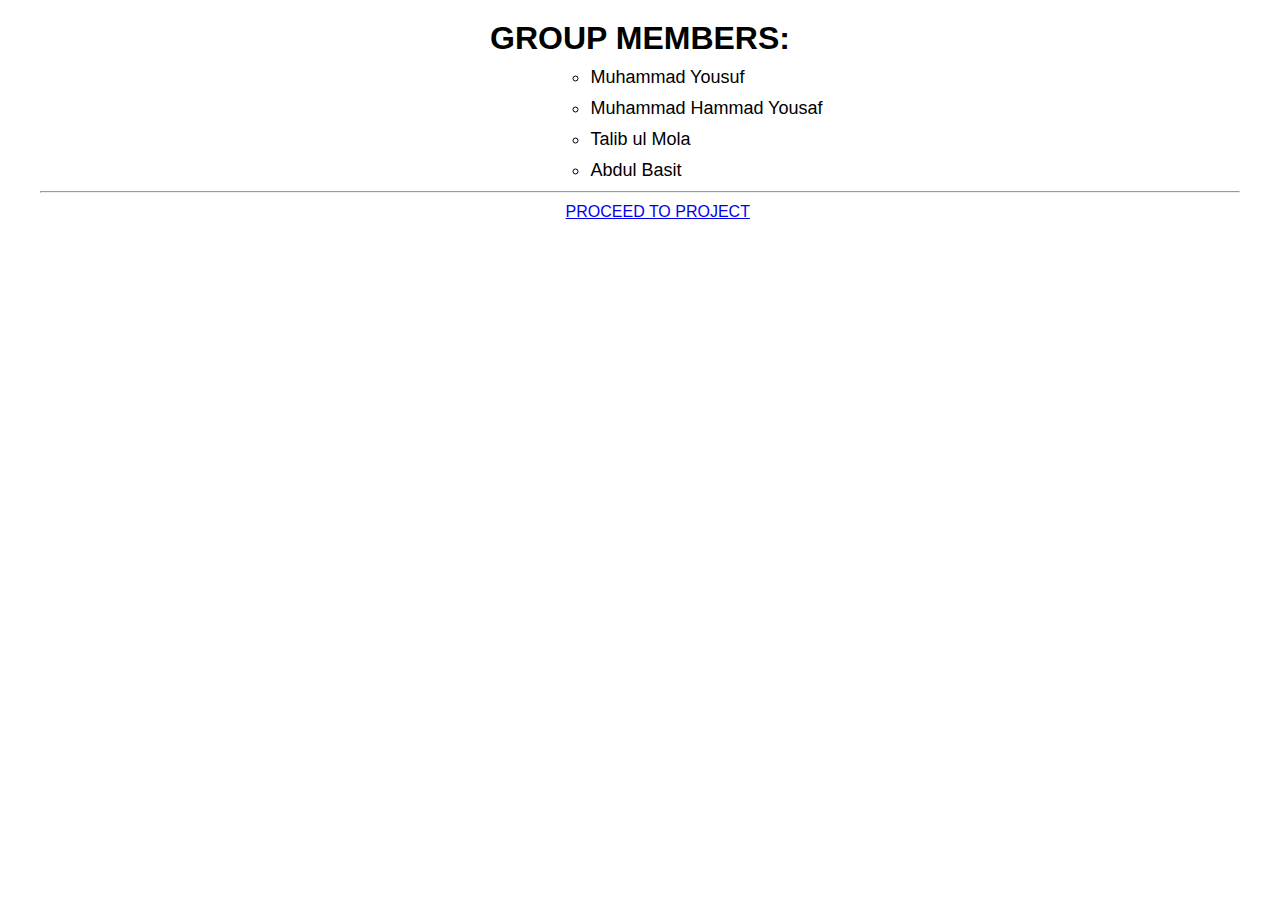
<file: Fifa_Project/index.html>
<!DOCTYPE html>
<html lang="en">
<head>
    <meta charset="UTF-8">
    <meta http-equiv="X-UA-Compatible" content="IE=edge">
    <meta name="viewport" content="width=device-width, initial-scale=1.0">
    <title>PROJECT TITLE</title>
    <style>
        *{
            margin: 10px;
            font-family: 'Segoe UI', Tahoma, Geneva, Verdana, sans-serif;
        }
        .members{
            text-align: center;
        }
        li{
            text-align: left;
            margin-left: 44%;
            list-style: circle;
            font-size: large;
        }
        a{
            margin-left: 44%;
        }
    </style>
</head>
<body>
    <div class="members">
        <H1>GROUP MEMBERS:</H1>
        <ul>
            <li>Muhammad Yousuf</li>
            <li>Muhammad Hammad Yousaf</li>
            <li>Talib ul Mola</li>
            <li>Abdul Basit</li>
        </ul>
        <hr>
    </div>
<a href="Web_Project/main_page.html">PROCEED TO PROJECT</a>
</body>
</html>
</file>
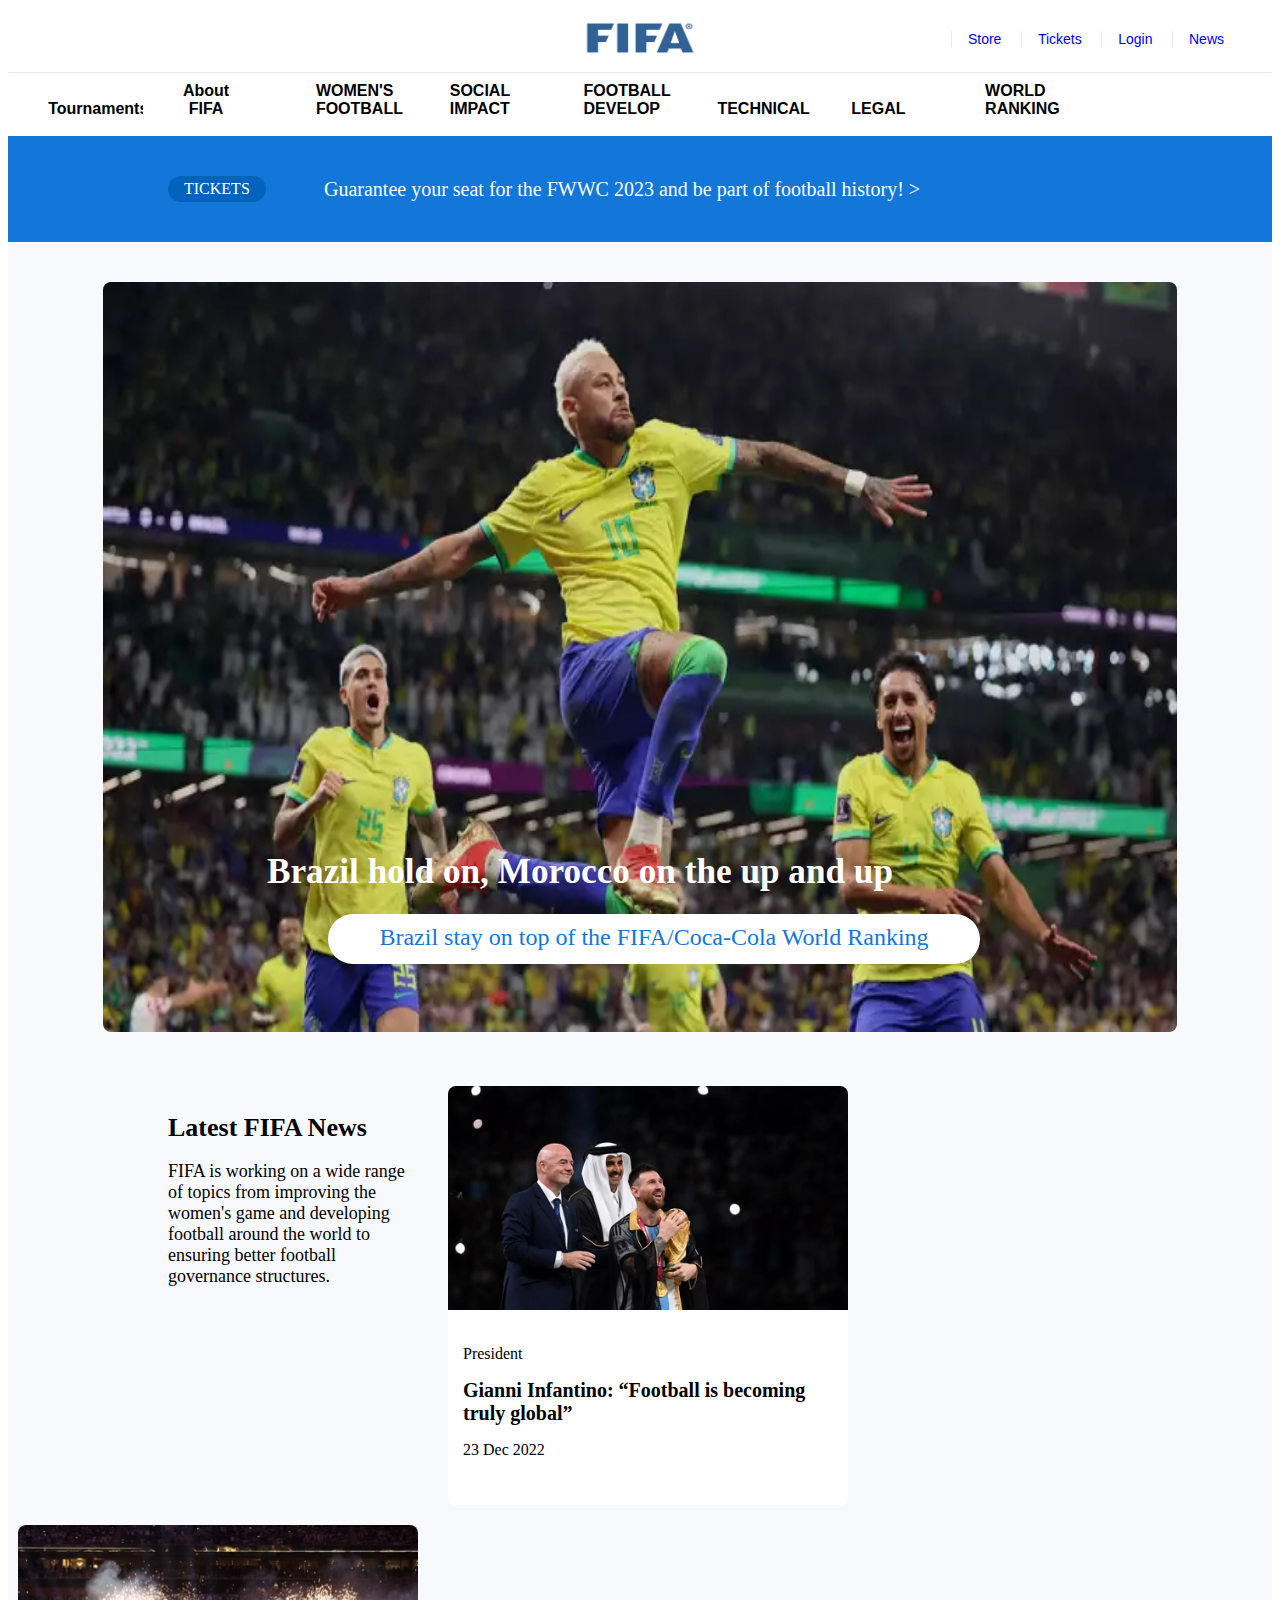
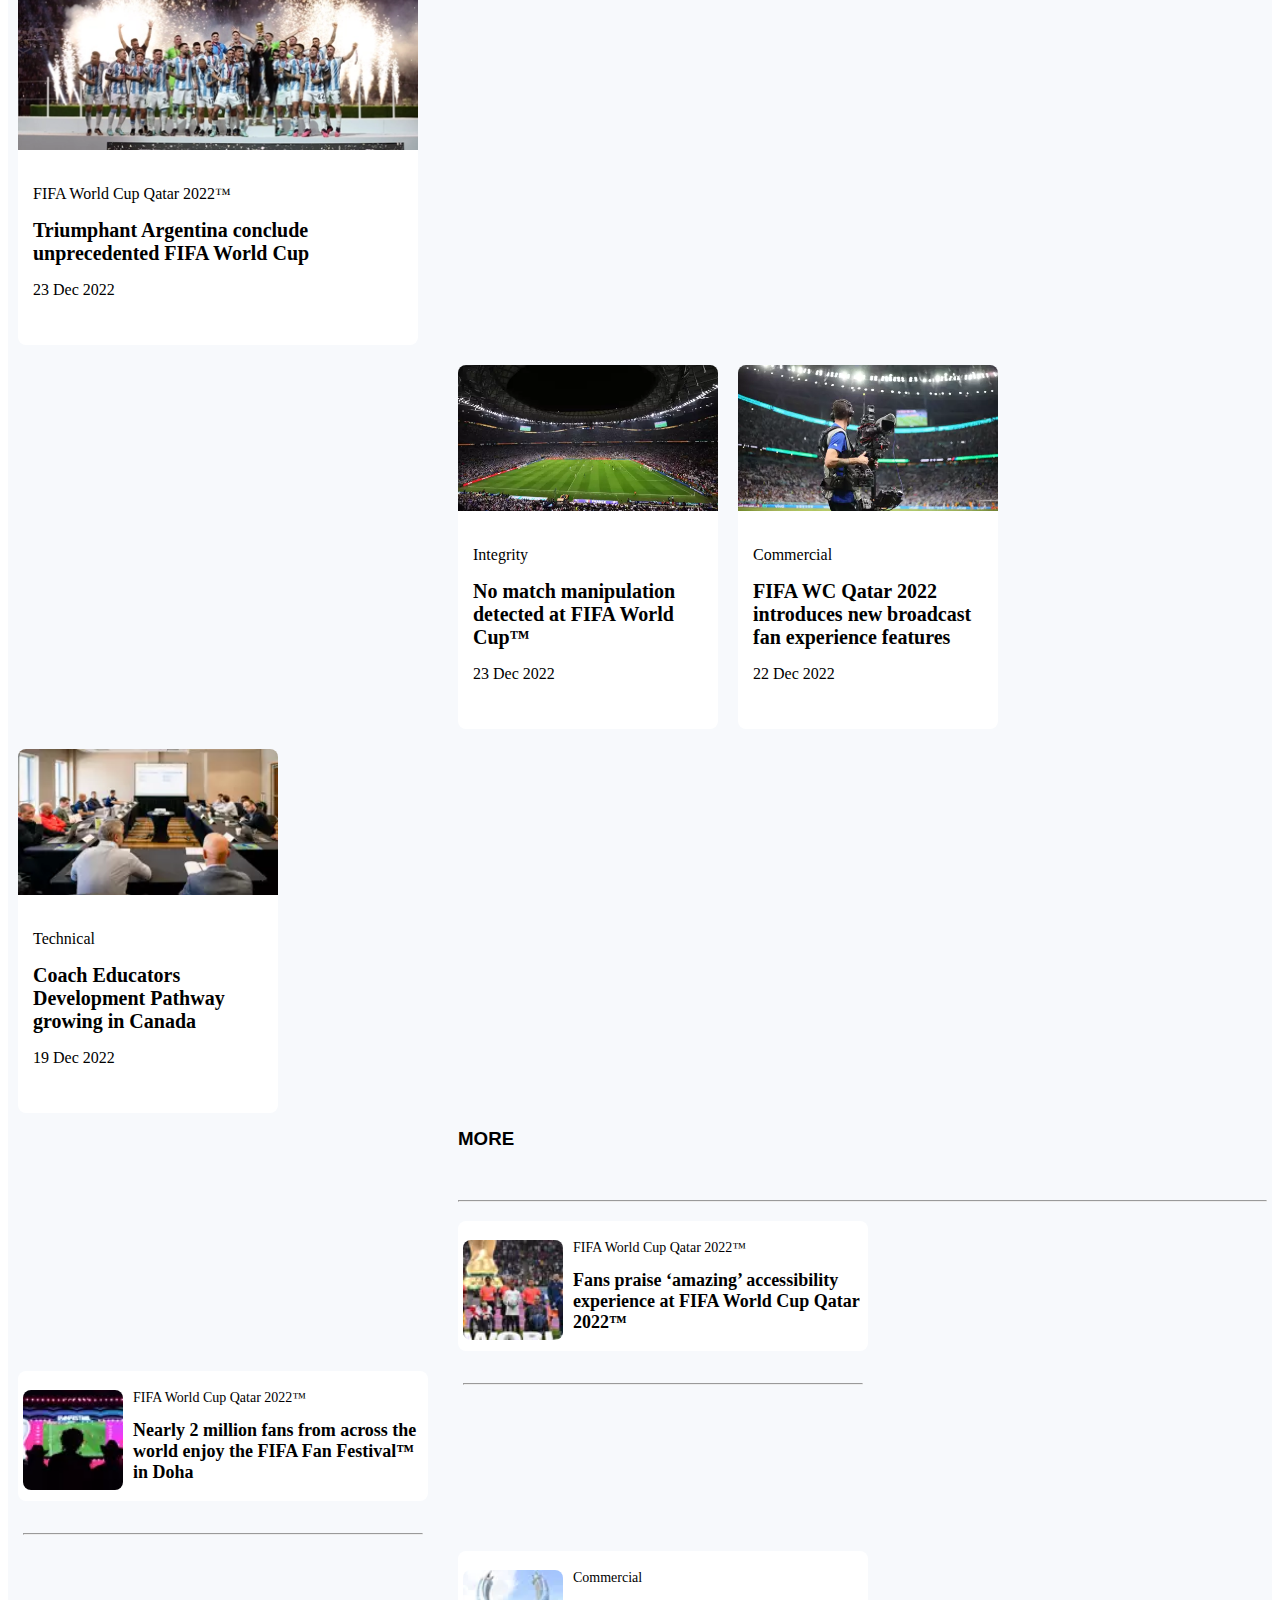
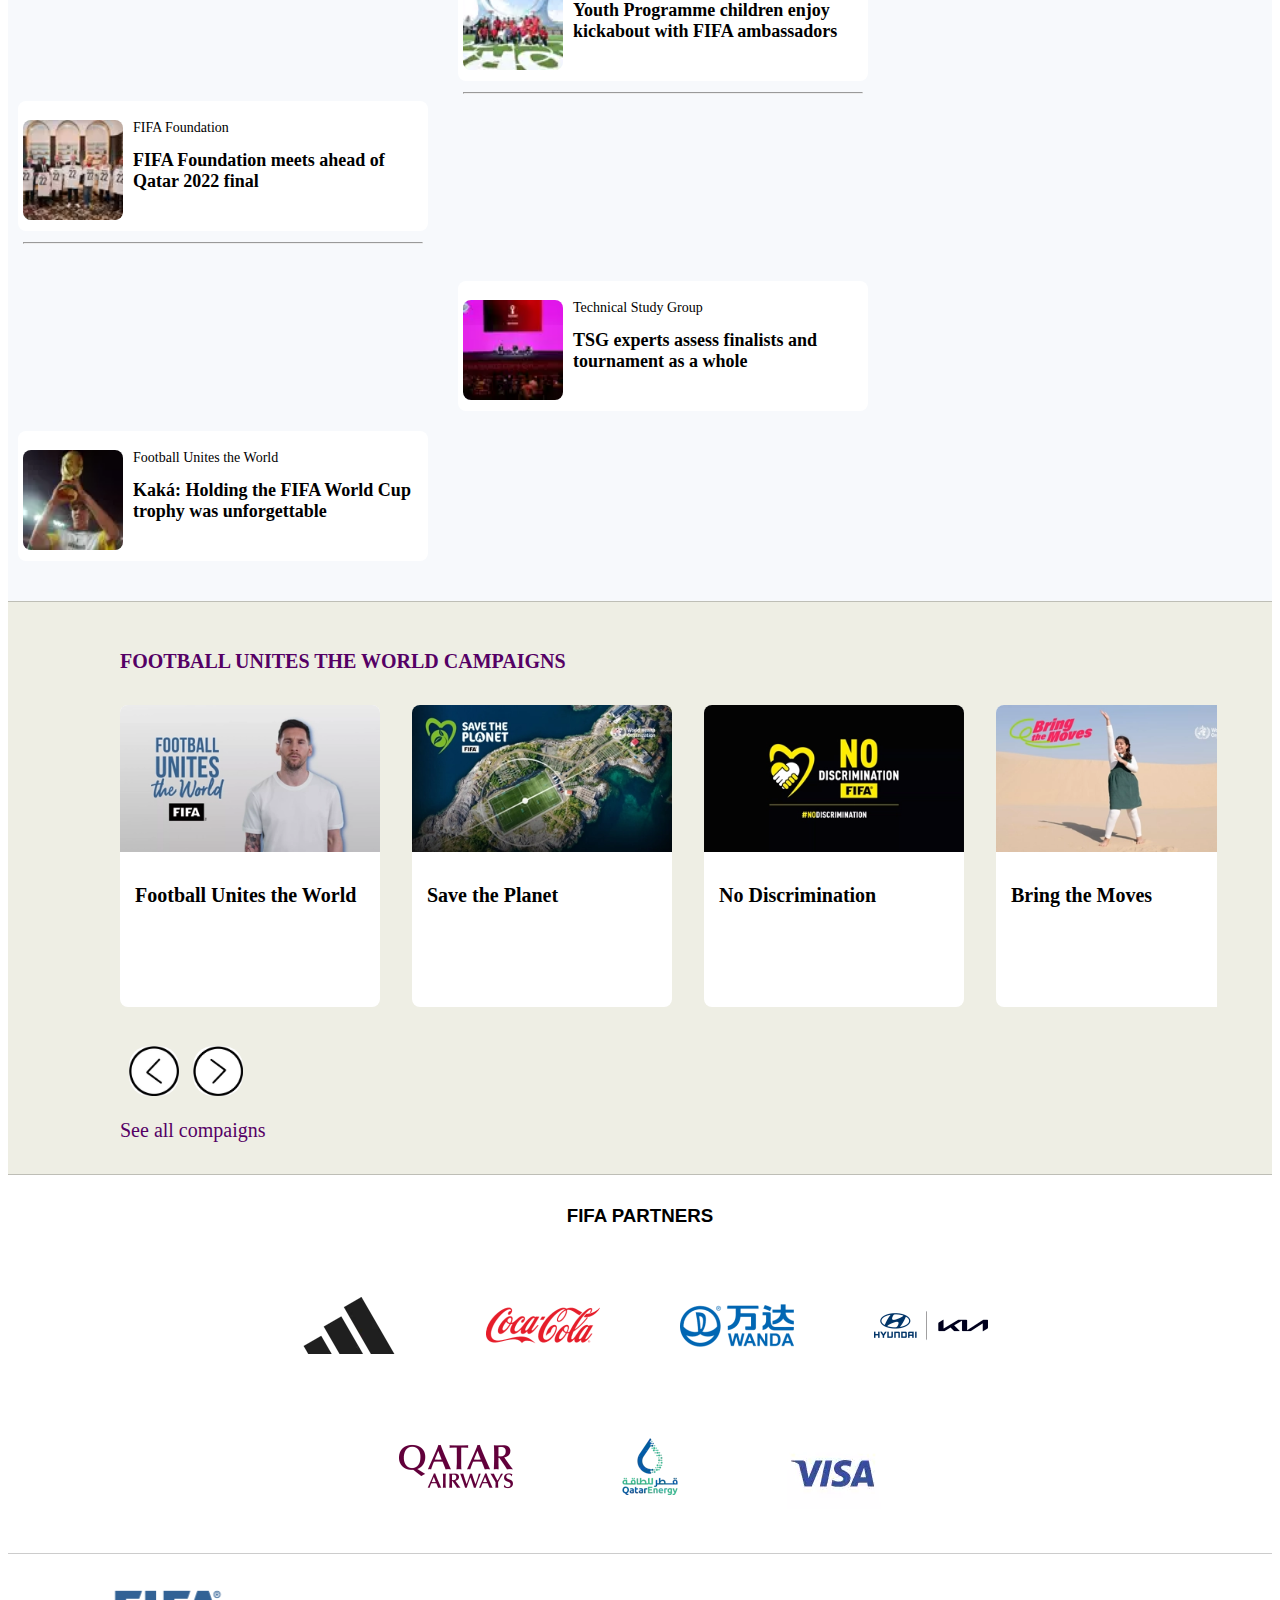
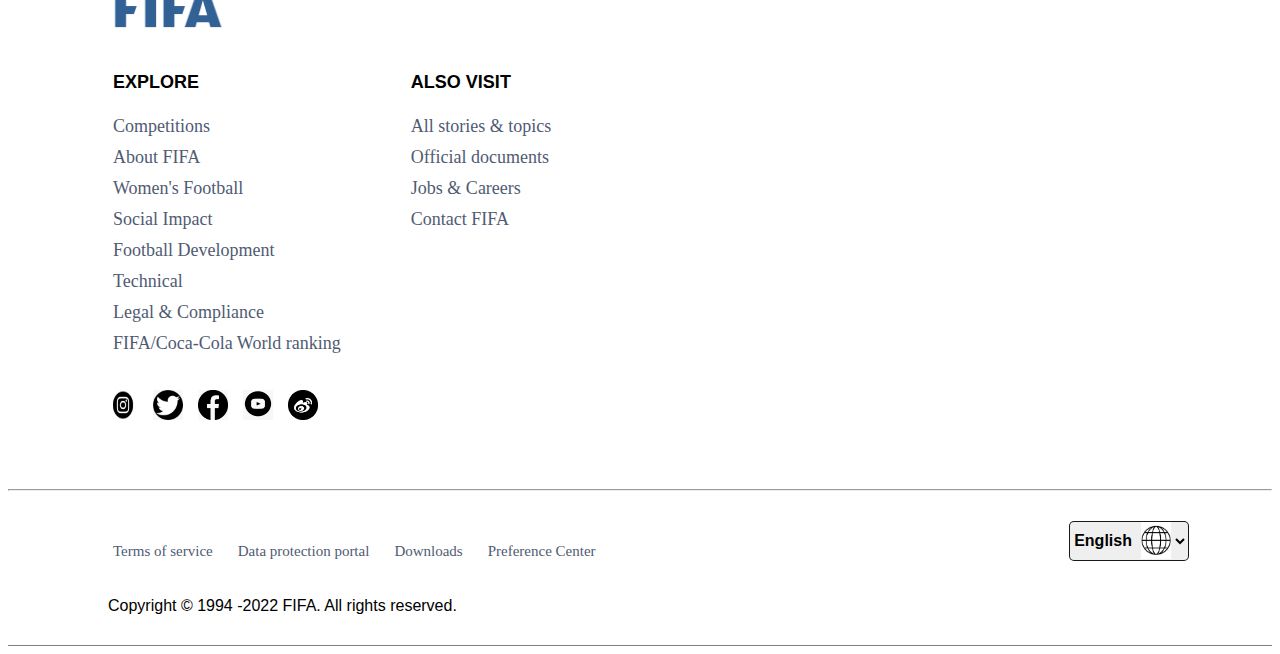
<file: Fifa_Project/Web_Project/main_page.html>
<!DOCTYPE html>
<html lang="en">
<head>
    <title>Fifa</title>
    <link rel="stylesheet" href="main_page.css">
</head>
<body>
    <nav class="main_nav">
        <a href="https://www.fifa.com/"><img src="images\fifa.png" alt="fifa" id="fifa_img"></a>
        <nav class="main_nav_store_ticket_login">
            <a href="https://store.fifa.com/en-us" id="main_nav_store">Store</a>
            <a href="../ticketMain.html" id="main_nav_ticket">Tickets</a>
            <a href="../ticket1.php" id="main_nav_login">Login</a>
            <a href="news_page.html" id="main_nav_login">News</a>
        </nav>
    </nav>

    <div class="dropdown">
        <a href="https://www.fifa.com/fifaplus/en/tournaments" class="bold"><button class="dropbtn">Tournaments</button></a>
        <div class="dropdown-content">
    
          <div class="row">
    
            <div class="column">
              <a href="https://www.fifa.com/fifaplus/en/the-best-fifa-football-awards" class="bold">The Best FIFA Football Awards<sup>TM</sup></a>
            </div>

            <div class="column">
              <a href="https://www.fifa.com/fifaplus/en/tournaments" class="bold">Tournamants on FIFA+</a>
            </div>

          </div>
        </div>
      </div>  
    
      <div class="dropdown">
        <a href="https://www.fifa.com/about-fifa" class="bold"><button class="dropbtn">About FIFA</button></a>
          <div class="dropdown-content"> 
      
            <div class="row">
    
              <div class="column">
                  <a href="https://www.fifa.com/about-fifa/president" class="bold">President</a> 
                  <a href="https://publications.fifa.com/en/vision-report-2021/">The Vision 2020-2023</a>
                  <a href="https://www.fifa.com/about-fifa/president/past-presidents">Past Presidents</a>
              </div>
      
              <div class="column">
                <a href="https://www.fifa.com/about-fifa/organisation" class="bold">Organisation</a> 
                <a href="https://www.fifa.com/about-fifa/organisation/secretary-general">Secretary General</a>
                <a href="https://www.fifa.com/about-fifa/organisation/fifa-council">FIFA Council</a>
              </div>
      
              <div class="column">
                <a href="https://www.fifa.com/about-fifa/associations" class="bold">Member Associations</a>
                <a href="https://www.fifa.com/en/about-fifa/associations/AFC">Asia</a>
                <a href="https://www.fifa.com/about-fifa/associations/CAF">Africa</a>
              </div>
      
              <div class="column">
                <a href="https://www.fifa.com/about-fifa/medical" class="bold">FIFA Medical</a>
                <a href="https://www.fifa.com/about-fifa/medical/education-awareness">Education & Awareness</a>
                <a href="https://www.fifa.com/about-fifa/medical/centers-of-excellence">Centres of Excellence</a>
              </div>
      
              <div class="column">
                <a href="https://www.fifa.com/about-fifa/commercial" class="bold">Commercial</a>
                <a href="https://www.fifa.com/about-fifa/commercial/fifa-marketing">FIFA Marketing</a>
                <a href="https://www.fifa.com/about-fifa/commercial/fifa-tv">FIFA TV</a>
              </div>
      
            </div>
          </div>
      </div>
      
      
      <div class="dropdown">
        <a href="https://www.fifa.com/womens-football" class="bold"><button class="dropbtn">WOMEN'S FOOTBALL</button></a>
          <div class="dropdown-content">
    
            <div class="row">
    
              <div class="column">
                  <a href="https://www.fifa.com/womens-football/strategy" class="bold">Strategy</a> 
              </div>
      
              <div class="column">
                <a href="https://www.fifa.com/womens-football/development-programmes" class="bold">Development Programmes</a>
              </div>
      
              <div class="column">
                <a href="https://www.fifa.com/womens-football/professionalisation" class="bold">Professionalisation</a>
              </div>
      
              <div class="column">
                <a href="https://www.fifa.com/fifaplus/en/tournaments/womens/womensworldcup/australia-new-zealand2023" class="bold">Women's Tournaments on FIFA+</a>
                <a href="https://www.fifa.com/fifaplus/en/tournaments/womens/womensworldcup/australia-new-zealand2023">FIFA Women's World Cup 2023™</a>
                <a href="https://www.fifa.com/fifaplus/en/tournaments/olympicgames/paris2024">Olympic Football Tournaments Paris 2024</a>
                <a href="https://www.fifa.com/fifaplus/en/articles/international-match-calendars">International Match Calendars</a>
              </div>
    
            </div>
          </div>
        </div>
      
      
      <div class="dropdown">
        <a href="https://www.fifa.com/social-impact" class="bold"><button class="dropbtn">SOCIAL IMPACT</button></a>
          <div class="dropdown-content">
            <div class="row">
    
              <div class="column">
                  <a href="https://www.fifa.com/social-impact/fifa-foundation" class="bold">FIFA Foundation</a> 
                  <a href="https://www.fifa.com/social-impact/fifa-foundation/about-us">What is the FIFA Foundation?</a>
              </div>
      
              <div class="column">
                <a href="https://www.fifa.com/social-impact/sustainability" class="bold">Sustainability</a> 
                <a href="https://www.fifa.com/social-impact/sustainability/green-card">Green Card for the Planet</a>
              </div>
        
              <div class="column">
                <a href="https://www.fifa.com/social-impact/sustainability/green-card" class="bold">Human Rights</a> 
                <a href="https://www.fifa.com/social-impact/human-rights/grievance-mechanism">FIFA World Cup Qatar 2022™ Grievance Mechanism</a>
              </div>
        
              <div class="column">
                <a href="https://www.fifa.com/social-impact/fifa-guardians" class="bold">Safeguarding</a> 
                <a href="https://www.fifa.com/social-impact/fifa-guardians/guidance">Safeguarding policy guidance</a>
              </div>
        
              <div class="column">
                <a href="https://www.fifa.com/social-impact/fifa-legends" class="bold">FIFA Legends</a> 
                <a href="https://www.fifa.com/social-impact/fifa-legends/the-next-ninety">The Next 90</a>
              </div>
    
            </div>
          </div>
      </div>
      
      
      <div class="dropdown">
        <a href="https://www.fifa.com/football-development" class="bold"><button class="dropbtn">FOOTBALL DEVELOP</button></a>
          <div class="dropdown-content">
    
            <div class="row">
    
              <div class="column">
                <a href="https://www.fifa.com/social-impact/fifa-foundation" class="bold">FIFA Forward</a> 
                <a href="https://www.fifa.com/social-impact/fifa-foundation/about-us">Impact map</a>
              </div>
    
              <div class="column">
                <a href="https://www.fifa.com/social-impact/sustainability" class="bold">FIFA Connect</a>
              </div>
      
              <div class="column">
                <a href="https://www.fifa.com/social-impact/human-rights/grievance-mechanism" class="bold">Member Associations</a>
                <a href="https://www.fifa.com/social-impact/human-rights/grievance-mechanism">Asia</a>
              </div>
    
            </div>
          </div>
      </div>
      
      
      <div class="dropdown">
        <a href="https://www.fifa.com/technical" class="bold"><button class="dropbtn">TECHNICAL</button></a>
    
        <div class="dropdown-content">
          <div class="row">
    
            <div class="column">
              <a href="https://www.fifa.com/technical/football-technology" class="bold">Football Technology & Innovation</a> 
            </div>
    
            <div class="column">
              <a href="https://www.fifa.com/technical/fifa-training-centre" class="bold">FIFA Training Centre </a> 
            </div>
      
            <div class="column">
              <a href="https://www.fifa.com/technical/refereeing" class="bold">Refereeing</a> 
            </div>
      
            <div class="column">
              <a href="https://www.fifa.com/technical/technical-study-group" class="bold">Technical study group</a> 
            </div>
    
          </div>
        </div>
      </div>
      
      
      <div class="dropdown">
        <a href="https://www.fifa.com/legal" class="bold"><button class="dropbtn">LEGAL</button></a>
        <div class="dropdown-content">
          <div class="row">
    
            <div class="column">
              <a href="https://www.fifa.com/technical/football-technology" class="bold">Rules & Reports</a> 
            </div>
    
            <div class="column">
              <a href="https://www.fifa.com/technical/fifa-training-centre" class="bold">Compliance </a> 
            </div>
      
            <div class="column">
              <a href="https://www.fifa.com/technical/refereeing" class="bold">Integrity</a> 
            </div>
      
            <div class="column">
              <a href="https://www.fifa.com/technical/technical-study-group" class="bold">Education</a> 
            </div>
    
          </div>
        </div>
      </div>
      
      <div class="dropdown">
        <a href="https://www.fifa.com/fifa-world-ranking" class="bold"><button class="dropbtn">WORLD RANKING</button></a>
        <div class="dropdown-content">
          <div class="row">
    
            <div class="column">
              <a href="https://www.fifa.com/technical/football-technology" class="bold">Men's Ranking</a> 
            </div>
    
            <div class="column">
              <a href="https://www.fifa.com/technical/fifa-training-centre" class="bold">Women's Ranking</a> 
            </div>
      
            <div class="column">
              <a href="https://www.fifa.com/technical/refereeing" class="bold">Ranking procedures - Men</a> 
            </div>
      
            <div class="column">
              <a href="https://www.fifa.com/technical/technical-study-group" class="bold">Ranking procedures - Women</a> 
            </div>
    
          </div>
        </div>
      </div>

    <div id="background_color">

        <div class="blue_box_container">
            <div class="blue_box_container_row">
                <div class="blue_box_container_row_tickets">
                    <p class="blue_box_container_row_tickets_p">TICKETS</p>
                </div>
                <div class="blue_box_container_row_link">
                    <a href="https://www.fifa.com/fifaplus/en/tickets?" class="blue_box_container_row_a">Guarantee your seat for the FWWC 2023 and be part of football history! ></a>
                </div>
            </div>
        </div>
    
        <div class="img_container">
            <img src="images/main_image.jpg" alt="background_image_main" class="bg_image_main">
                <h1 class="bottom-left">Brazil hold on, Morocco on the up and up</h1>
                <a class="link_img_main" href="https://www.fifa.com/fifa-world-ranking/men/news/article-greater-than-fifa-mens-ranking-december-2022-221222-ar-1">Brazil stay on top of the FIFA/Coca-Cola World Ranking</a>
        </div>
    
        <div class="news_row">
    
            <div class="latest_fifa_news">
                <h1 class="latest_fifa_news_heading">Latest FIFA News</h1>
                <p class="latest_fifa_news_paragraph">FIFA is working on a wide range of topics from improving the women's game and developing football around the world to ensuring better football governance structures.</p>
            </div>
            
            <div class="news_container">
                <a href="https://www.fifa.com/about-fifa/president/news/gianni-infantino-football-is-becoming-truly-global" class="news_container_a">
                    <img src="images/news_img1.jpg" alt="background_image_main" class="news_container_img">
        
                    <div class="news_container_texts">
                        <p class="news_container_simple_text">President</p>
                        <h1 id="news_container_heading_text">Gianni Infantino: “Football is becoming truly global”</h1>
                        <p class="news_container_simple_text">23 Dec 2022</p>
                    </div>
                </a>
            </div>
    
            <div class="news_container">
                <a href="https://www.fifa.com/tournaments/mens/worldcup/qatar2022/news/triumphant-argentina-conclude-unprecedented-fifa-world-cup" class="news_container_a">
                    <img src="images/news_img2.jpg" alt="background_image_main" class="news_container_img">
        
                    <div class="news_container_texts">
                        <p class="news_container_simple_text">FIFA World Cup Qatar 2022™</p>
                        <h1 id="news_container_heading_text">Triumphant Argentina conclude unprecedented FIFA World Cup</h1>
                        <p class="news_container_simple_text">23 Dec 2022</p>
                    </div>
                </a>
            </div>
    
        </div>
    
        <div class="news_row">
            <div id="news_container_second">
                <a href="https://www.fifa.com/legal/integrity/news/no-match-manipulation-detected-at-fifa-world-cup-tm" class="news_container_a">
                    <img src="images/news_img3.jpg" alt="background_image_main" class="news_container_img_two">
        
                    <div class="news_container_texts">
                        <p class="news_container_simple_text">Integrity</p>
                        <h1 id="news_container_heading_text">No match manipulation detected at FIFA World Cup™ </h1>
                        <p class="news_container_simple_text">23 Dec 2022</p>
                    </div>
                </a>
            </div>
    
            <div class="news_container_two">
                <a href="https://www.fifa.com/about-fifa/commercial/news/new-features-for-broadcast-fan-experience" class="news_container_a">
                    <img src="images/news_img4.jpg" alt="background_image_main" class="news_container_img_two">
        
                    <div class="news_container_texts">
                        <p class="news_container_simple_text">Commercial</p>
                        <h1 id="news_container_heading_text">FIFA WC Qatar 2022 introduces new broadcast fan experience features</h1>
                        <p class="news_container_simple_text">22 Dec 2022</p>
                    </div>
                </a>
            </div>
    
            <div class="news_container_two">
                <a href="https://www.fifa.com/technical/news/coach-educators-development-pathway-growing-in-canada" class="news_container_a">
                    <img src="images/news_img5.jpg" alt="background_image_main" class="news_container_img_two">
        
                    <div class="news_container_texts">
                        <p class="news_container_simple_text">Technical</p>
                        <h1 id="news_container_heading_text">Coach Educators Development Pathway growing in Canada</h1>
                        <p class="news_container_simple_text">19 Dec 2022</p>
                    </div>
                </a>
            </div>
    
        </div>
    
        
        <h3 id="more">MORE <hr> </h3>
    
        <div class="small_news_row">
    
            <div class="small_news_container">
                <a href="https://www.fifa.com/tournaments/mens/worldcup/qatar2022/news/fans-praise-amazing-accessibility-experience-at-fifa-world-cup-qatar-2022-tm" class="news_container_a">
                
                    <div class="small_news_container_texts">
                        <img src="images/news_img6.jpg" alt="background_image_main" class="small_news_container_img">
                        <p class="small_news_container_simple_text">FIFA World Cup Qatar 2022™</p>
                        <h1 class="small_news_container_heading_text">Fans praise ‘amazing’ accessibility experience at FIFA World Cup Qatar 2022™</h1>
                    </div>
                </a>
                <hr>
            </div>
    
            <div class="small_news_container_second">
                <a href="https://www.fifa.com/tournaments/mens/worldcup/qatar2022/news/nearly-2-million-fans-from-across-the-world-enjoy-the-fifa-fan-festival-tm" class="news_container_a">
        
                    <div class="small_news_container_texts">
                        <img src="images/news_img7.jpg" alt="background_image_main" class="small_news_container_img">
                        <p class="small_news_container_simple_text">FIFA World Cup Qatar 2022™</p>
                        <h1 class="small_news_container_heading_text">Nearly 2 million fans from across the world enjoy the FIFA Fan Festival™ in Doha</h1>
                    </div>
                </a>
                <hr>
            </div>
            
        </div>
    
        <div class="small_news_row">
    
            <div class="small_news_container">
                <a href="https://www.fifa.com/news/youth-programme-children-enjoy-kickabout-with-fifa-world-cup-ambassadors" class="news_container_a">
                
                    <div class="small_news_container_texts">
                        <img src="images/news_img8.jpg" alt="background_image_main" class="small_news_container_img">
                        <p class="small_news_container_simple_text">Commercial</p>
                        <h1 class="small_news_container_heading_text">Youth Programme children enjoy kickabout with FIFA ambassadors</h1>
                    </div>
                </a>
                <hr>
            </div>
    
            <div class="small_news_container_second">
                <a href="https://www.fifa.com/social-impact/fifa-foundation/news/fifa-foundation-meets-ahead-of-qatar-2022-final" class="news_container_a">
        
                    <div class="small_news_container_texts">
                        <img src="images/news_img9.jpg" alt="background_image_main" class="small_news_container_img">
                        <p class="small_news_container_simple_text">FIFA Foundation</p>
                        <h1 class="small_news_container_heading_text">FIFA Foundation meets ahead of Qatar 2022 final</h1>
                    </div>
                </a>
                <hr>
            </div>
            
        </div>
    
        <div class="small_news_row">
    
            <div class="small_news_container">
                <a href="https://www.fifa.com/technical/technical-study-group/news/tsg-experts-assess-finalists-and-tournament-as-a-whole" class="news_container_a">
                
                    <div class="small_news_container_texts">
                        <img src="images/news_img10.jpg" alt="background_image_main" class="small_news_container_img">
                        <p class="small_news_container_simple_text">Technical Study Group</p>
                        <h1 class="small_news_container_heading_text">TSG experts assess finalists and tournament as a whole </h1>
                    </div>
                </a>
            </div>
    
            <div class="small_news_container_second">
                <a href="https://www.fifa.com/social-impact/campaigns/football-unites-the-world/news/kaka-holding-the-fifa-world-cup-trophy-was-unforgettable" class="news_container_a">
        
                    <div class="small_news_container_texts">
                        <img src="images/news_img11.jpg" alt="background_image_main" class="small_news_container_img">
                        <p class="small_news_container_simple_text">Football Unites the World</p>
                        <h1 class="small_news_container_heading_text">Kaká: Holding the FIFA World Cup trophy was unforgettable </h1>
                    </div>
                </a>
            </div>
            
        </div>

        <div id="compaign">
    
            <h4 class="compaign_heading">FOOTBALL UNITES THE WORLD CAMPAIGNS</h4>
    
            <div id="compaign_row">
                <div class="compaigns_container">
                    <a href="https://www.fifa.com/social-impact/campaigns/football-unites-the-world" class="news_container_a">
                        <img src="images/compaign_img1.jpg" alt="background_image_main" class="news_container_img_two">
            
                        <div class="news_container_texts">
                            <h1 id="news_container_heading_text">Football Unites the World </h1>
                        </div>
                    </a>
                </div>
        
                <div class="compaigns_container">
                    <a href="https://www.fifa.com/social-impact/campaigns/save-the-planet" class="news_container_a">
                        <img src="images/compaign_img2.jpg" alt="background_image_main" class="news_container_img_two">
            
                        <div class="news_container_texts">
                            <h1 id="news_container_heading_text">Save the Planet</h1>
                        </div>
                    </a>
                </div>
        
                <div class="compaigns_container">
                    <a href="https://www.fifa.com/social-impact/campaigns/no-discrimination" class="news_container_a">
                        <img src="images/compaign_img3.jpg" alt="background_image_main" class="news_container_img_two">
            
                        <div class="news_container_texts">
                            <h1 id="news_container_heading_text">No Discrimination</h1>
                        </div>
                    </a>
                </div>
        
                <div class="compaigns_container">
                    <a href="https://www.fifa.com/social-impact/campaigns/bring-the-moves" class="news_container_a">
                        <img src="images/compaign_img4.jpg" alt="background_image_main" class="news_container_img_two">
            
                        <div class="news_container_texts">
                            <h1 id="news_container_heading_text">Bring the Moves</h1>
                        </div>
                    </a>
                </div>
    
                <div class="compaigns_container">
                    <a href="https://www.fifa.com/social-impact/campaigns/protect-children" class="news_container_a">
                        <img src="images/compaign_img5.jpg" alt="background_image_main" class="news_container_img_two">
            
                        <div class="news_container_texts">
                            <h1 id="news_container_heading_text">Protect Children</h1>
                        </div>
                    </a>
                </div>
    
                <div class="compaigns_container">
                    <a href="https://www.fifa.com/social-impact/campaigns/protect-children" class="news_container_a">
                        <img src="images/compaign_img6.jpg" alt="background_image_main" class="news_container_img_two">
            
                        <div class="news_container_texts">
                            <h1 id="news_container_heading_text">Education For All</h1>
                        </div>
                    </a>
                </div>

                <div class="compaigns_container">
                  <a href="https://www.fifa.com/social-impact/campaigns/bring-the-moves" class="news_container_a">
                      <img src="images/compaign_img7.jpg" alt="background_image_main" class="news_container_img_two" style="height: 52%;">
          
                      <div class="news_container_texts">
                          <h1 id="news_container_heading_text">BRING THE MOVES</h1>
                      </div>
                  </a>
              </div>
        
            </div>
    
            <br>
            <script src="main_page.js"></script>
  
            <button id="slide_left" type="button" onclick="slideLeft()"></button>
            <button id="slide_right" type="button" onclick="slideRight()"></button>
            <br><br>
    
            <a href="https://www.fifa.com/social-impact/campaigns" class="compaign_heading">See all compaigns</a>
            
        </div>
    
    </div>

    <div class="fifa_partners">
        <h3 class="fifa_partners_heading">FIFA PARTNERS</h3>

        <div class="fifa_partners_row">
            <a href="https://www.adidas.co.uk/football" class="news_container_a">
                <img src="images/fifa_partner_img_1.jpg" alt="background_image_main" class="fifa_partners_img">
            </a>
            <a href="https://www.coca-cola.com/" class="news_container_a">
                <img src="images/fifa_partner_img_2.jpg" alt="background_image_main" class="fifa_partners_img">
            </a>
            <a href="https://www.wanda-group.com/" class="news_container_a">
                <img src="images/fifa_partner_img_3.jpg" alt="background_image_main" class="fifa_partners_img">
            </a>
            <a href="https://www.fifa.com/about-fifa/commercial/partners/hundai-kia-motors" class="news_container_a">
                <img src="images/fifa_partner_img_4.jpg" alt="background_image_main" class="fifa_partners_img">
            </a>
        </div>

        
        <div class="fifa_partners_row">
            <a href="https://www.qatarairways.com/en-dk/homepage.html" class="news_container_a">
                <img src="images/fifa_partner_img_5.jpg" alt="background_image_main" class="fifa_partners_img">
            </a>
            <a href="https://www.qatarenergy.qa/en/Pages/Home.aspx" class="news_container_a">
                <img src="images/fifa_partner_img_6.jpg" alt="background_image_main" class="fifa_partners_img">
            </a>
            <a href="https://pk.visamiddleeast.com/" class="news_container_a">
                <img src="images/fifa_partner_img_7.jpg" alt="background_image_main" class="fifa_partners_img">
            </a>

        </div>
        
    </div>


    <footer>

        <div id="footer_container">

            <img src="images\fifa.png" alt="fifa" class="fifa_img" id="footer_fifa_img">
    
            <div class="footer_row">
                
                <ul class="footer_ul">
                    <h3 id="footer_heading">EXPLORE</h3>
                    <li class="footer_ul_li"><a href="https://www.fifa.com/fifaplus/en/tournaments" class="footer_ul_li_a">Competitions</a></li>
                    <li class="footer_ul_li"><a href="https://www.fifa.com/about-fifa" class="footer_ul_li_a">About FIFA</a></li>
                    <li class="footer_ul_li"><a href="https://www.fifa.com/womens-football" class="footer_ul_li_a">Women's Football</a></li>
                    <li class="footer_ul_li"><a href="https://www.fifa.com/social-impact" class="footer_ul_li_a">Social Impact</a></li>
                    <li class="footer_ul_li"><a href="https://www.fifa.com/football-development" class="footer_ul_li_a">Football Development</a></li>
                    <li class="footer_ul_li"><a href="https://www.fifa.com/technical" class="footer_ul_li_a">Technical</a></li>
                    <li class="footer_ul_li"><a href="https://www.fifa.com/legal" class="footer_ul_li_a">Legal &amp; Compliance</a></li>
                    <li class="footer_ul_li"><a href="https://www.fifa.com/fifa-world-ranking" class="footer_ul_li_a">FIFA/Coca-Cola World ranking</a></li>
                </ul>   

                <ul class="footer_second_ul">
                    <h3 id="footer_heading">ALSO VISIT</h3>
                    <li class="footer_ul_li"><a href="https://www.fifa.com/all-stories" class="footer_ul_li_a">All stories & topics</a></li>
                    <li class="footer_ul_li"><a href="https://www.fifa.com/about-fifa/official-documents" class="footer_ul_li_a">Official documents</a></li>
                    <li class="footer_ul_li"><a href="https://www.fifa.com/about-fifa/careers" class="footer_ul_li_a">Jobs & Careers</a></li>
                    <li class="footer_ul_li"><a href="https://www.fifa.com/about-fifa/organisation/contact-fifa" class="footer_ul_li_a">Contact FIFA</a></li>
                </ul> 

            </div>
    
            <div class="footer_row">

                <a href="https://www.instagram.com/fifaworldcup/" class="news_container_a">
                    <img src="images/insta.jpg" alt="instagram" class="footer_img">
                </a>
                <a href="https://twitter.com/FIFAcom" class="news_container_a">
                    <img src="images/twitter.jpg" alt="facebook" class="footer_img">
                </a>
                <a href="https://www.facebook.com/fifa" class="news_container_a">
                    <img src="images/fb.jpg" alt="twitter" class="footer_img">
                </a>
                <a href="https://www.youtube.com/FIFATV" class="news_container_a">
                    <img src="images/youtube.jpg" alt="youtube" class="footer_img">
                </a>
                <a href="https://passport.weibo.com/visitor/visitor?entry=miniblog&a=enter&url=https%3A%2F%2Fweibo.com%2FFIFAWorldCup%3Fis_hot%3D1&domain=.weibo.com&sudaref=https%3A%2F%2Fwww.fifa.com%2F&ua=php-sso_sdk_client-0.6.36&_rand=1671903823.7229" class="news_container_a">
                    <img src="images/weibo.jpg" alt="weibo" class="footer_img">
                </a>

            </div>
        
        </div>

        <hr>

        <div id="footer_container">

            <div class="footer_row">
                
                <ul class="footer_third_ul">
                    <li class="footer_third_ul_li"><a href="https://www.fifa.com/terms-of-service" class="footer_third_ul_li_a">Terms of service</a></li>
                    <li class="footer_third_ul_li"><a href="https://www.fifa.com/data-protection-portal" class="footer_third_ul_li_a">Data protection portal</a></li>
                    <li class="footer_third_ul_li"><a href="https://www.fifa.com/downloads" class="footer_third_ul_li_a">Downloads</a></li>
                    <li class="footer_third_ul_li"><a href="https://www.fifa.com/data-protection-portal" class="footer_third_ul_li_a">Preference Center</a></li>
                </ul> 
                
                <select id="language" name="lang" value="English">
                    <option value="English">English</option>
                    <option value="Espanol" data-thumbnail="">Espanol</option>
                    <option value="Français">Français</option>
                    <option value="العربية">العربية</option>
                    <option value="Pусский">Pусский</option>
                </select>
    
            </div>
            
            <p>Copyright © 1994 -2022 FIFA. All rights reserved.</p>

        </div>

    </footer>

</body>
</html>
</file>
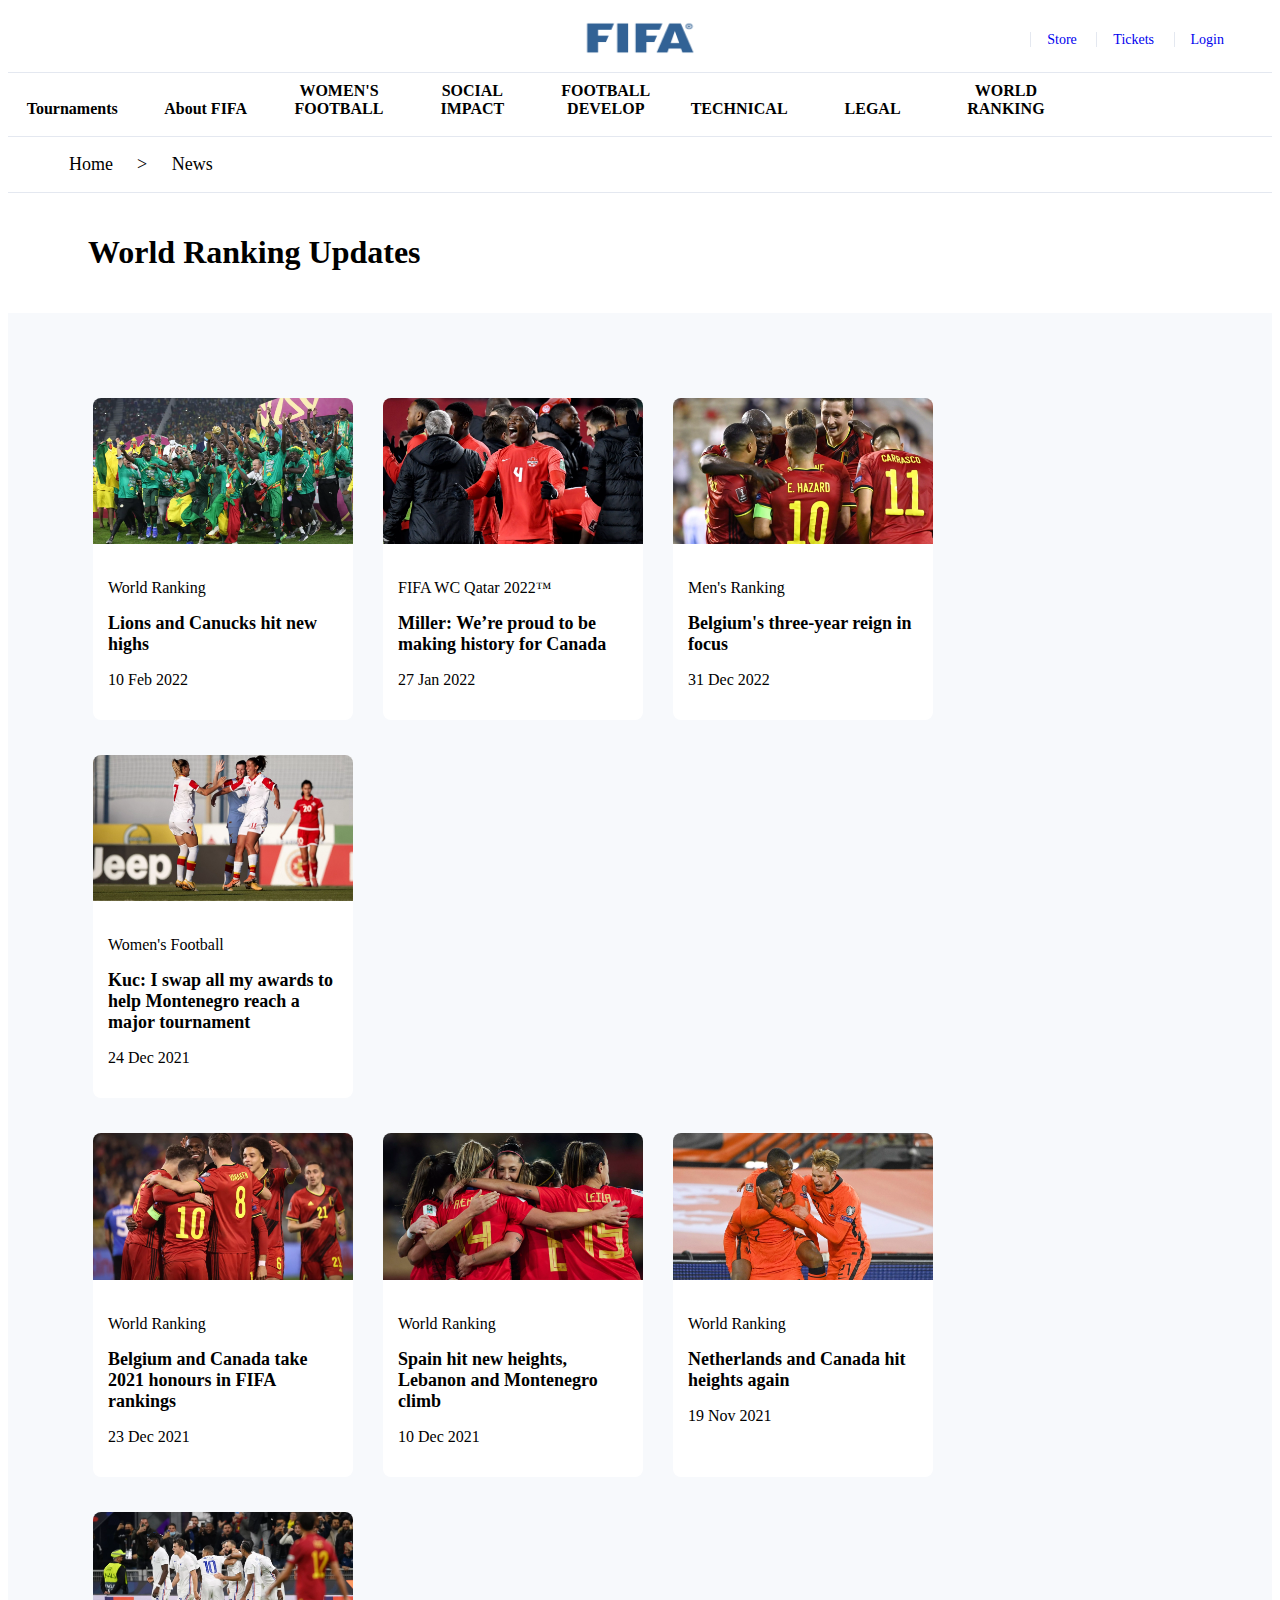
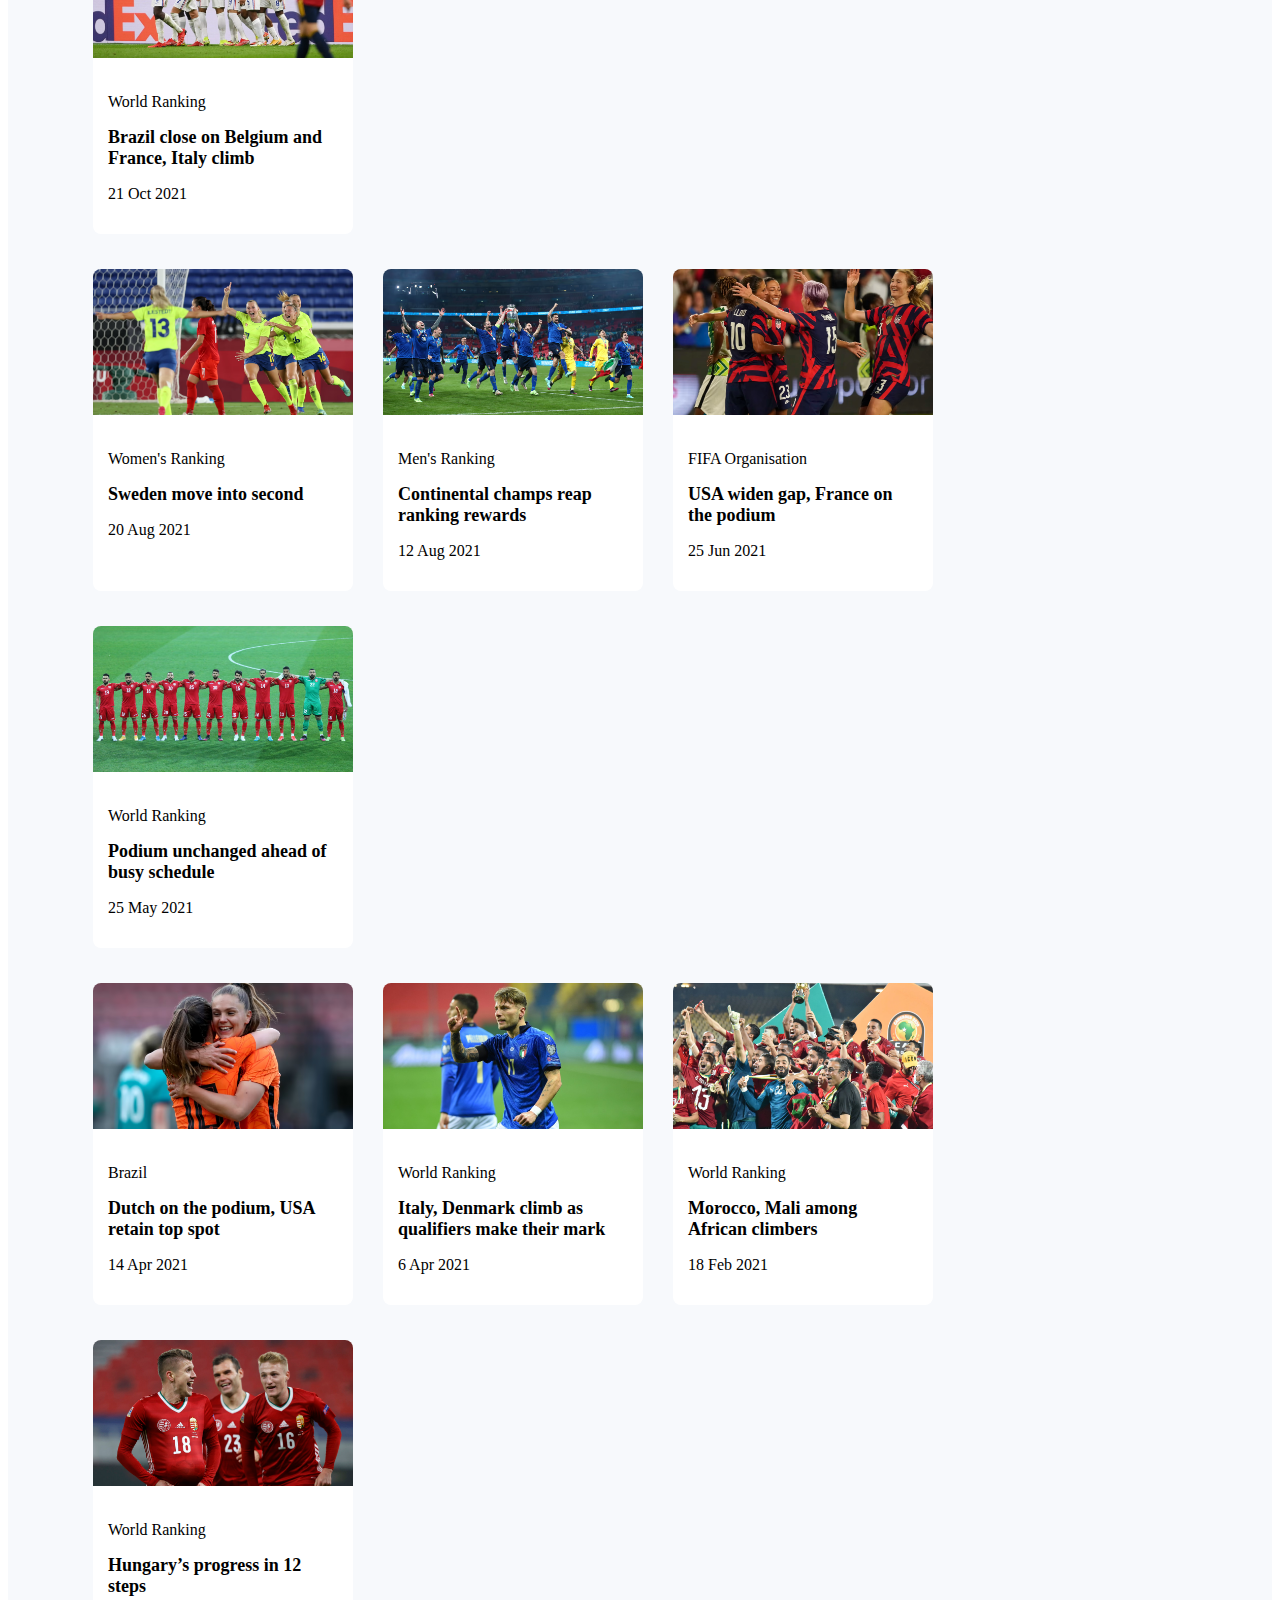
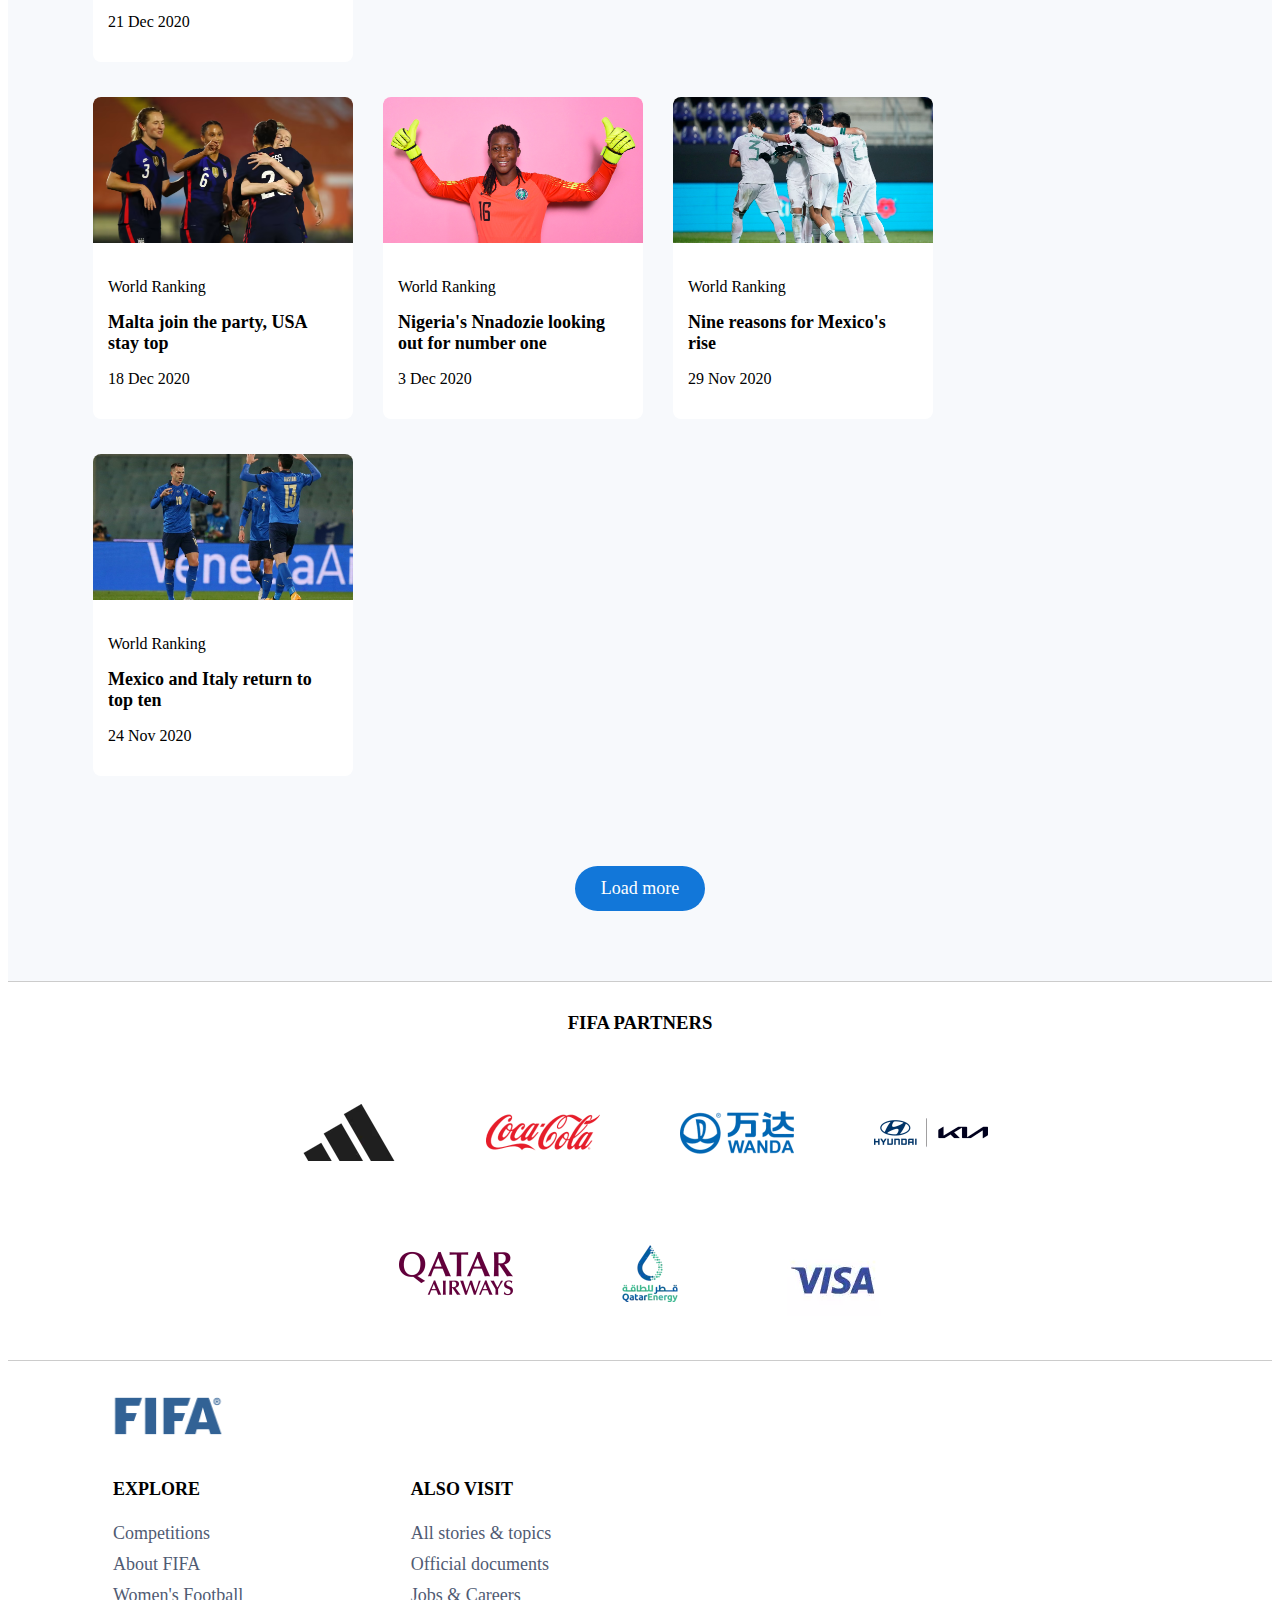
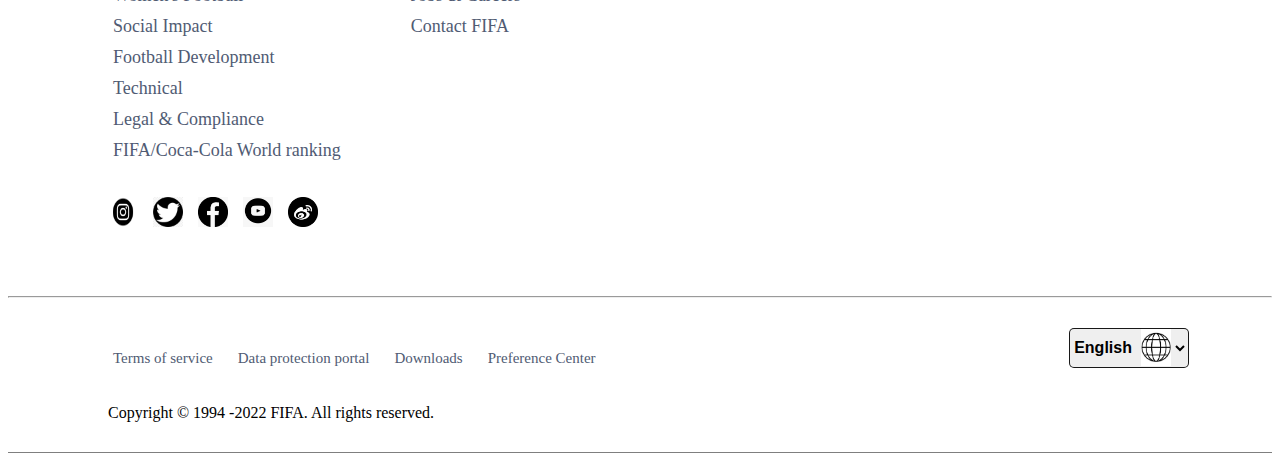
<file: Fifa_Project/Web_Project/news_page.html>
<!DOCTYPE html>
<html lang="en">
<head>
    <title>Fifa</title>
    <link rel="stylesheet" href="news_page.css">
</head>
<body>
    <nav class="main_nav">
        <a href="https://www.fifa.com/"><img src="images\fifa.png" alt="fifa" id="fifa_img"></a>
        <nav class="main_nav_store_ticket_login">
            <a href="https://store.fifa.com/en-us" id="main_nav_store">Store</a>
            <a href="../ticketMain.html" id="main_nav_ticket">Tickets</a>
            <a href="../ticket1.php" id="main_nav_login">Login</a>
        </nav>
    </nav>

    <div class="dropdown">
        <a href="https://www.fifa.com/fifaplus/en/tournaments" class="bold"><button class="dropbtn">Tournaments</button></a>
        <div class="dropdown-content">
    
          <div class="row">
    
            <div class="column">
              <a href="https://www.fifa.com/fifaplus/en/the-best-fifa-football-awards" class="bold">The Best FIFA Football Awards<sup>TM</sup></a>
            </div>

            <div class="column">
              <a href="https://www.fifa.com/fifaplus/en/tournaments" class="bold">Tournamants on FIFA+</a>
            </div>

          </div>
        </div>
      </div>  
    
      <div class="dropdown">
        <a href="https://www.fifa.com/about-fifa" class="bold"><button class="dropbtn">About FIFA</button></a>
          <div class="dropdown-content"> 
      
            <div class="row">
    
              <div class="column">
                  <a href="https://www.fifa.com/about-fifa/president" class="bold">President</a> 
                  <a href="https://publications.fifa.com/en/vision-report-2021/">The Vision 2020-2023</a>
                  <a href="https://www.fifa.com/about-fifa/president/past-presidents">Past Presidents</a>
              </div>
      
              <div class="column">
                <a href="https://www.fifa.com/about-fifa/organisation" class="bold">Organisation</a> 
                <a href="https://www.fifa.com/about-fifa/organisation/secretary-general">Secretary General</a>
                <a href="https://www.fifa.com/about-fifa/organisation/fifa-council">FIFA Council</a>
              </div>
      
              <div class="column">
                <a href="https://www.fifa.com/about-fifa/associations" class="bold">Member Associations</a>
                <a href="https://www.fifa.com/en/about-fifa/associations/AFC">Asia</a>
                <a href="https://www.fifa.com/about-fifa/associations/CAF">Africa</a>
              </div>
      
              <div class="column">
                <a href="https://www.fifa.com/about-fifa/medical" class="bold">FIFA Medical</a>
                <a href="https://www.fifa.com/about-fifa/medical/education-awareness">Education & Awareness</a>
                <a href="https://www.fifa.com/about-fifa/medical/centers-of-excellence">Centres of Excellence</a>
              </div>
      
              <div class="column">
                <a href="https://www.fifa.com/about-fifa/commercial" class="bold">Commercial</a>
                <a href="https://www.fifa.com/about-fifa/commercial/fifa-marketing">FIFA Marketing</a>
                <a href="https://www.fifa.com/about-fifa/commercial/fifa-tv">FIFA TV</a>
              </div>
      
            </div>
          </div>
      </div>
      
      
      <div class="dropdown">
        <a href="https://www.fifa.com/womens-football" class="bold"><button class="dropbtn">WOMEN'S FOOTBALL</button></a>
          <div class="dropdown-content">
    
            <div class="row">
    
              <div class="column">
                  <a href="https://www.fifa.com/womens-football/strategy" class="bold">Strategy</a> 
              </div>
      
              <div class="column">
                <a href="https://www.fifa.com/womens-football/development-programmes" class="bold">Development Programmes</a>
              </div>
      
              <div class="column">
                <a href="https://www.fifa.com/womens-football/professionalisation" class="bold">Professionalisation</a>
              </div>
      
              <div class="column">
                <a href="https://www.fifa.com/fifaplus/en/tournaments/womens/womensworldcup/australia-new-zealand2023" class="bold">Women's Tournaments on FIFA+</a>
                <a href="https://www.fifa.com/fifaplus/en/tournaments/womens/womensworldcup/australia-new-zealand2023">FIFA Women's World Cup 2023™</a>
                <a href="https://www.fifa.com/fifaplus/en/tournaments/olympicgames/paris2024">Olympic Football Tournaments Paris 2024</a>
                <a href="https://www.fifa.com/fifaplus/en/articles/international-match-calendars">International Match Calendars</a>
              </div>
    
            </div>
          </div>
        </div>
      
      
      <div class="dropdown">
        <a href="https://www.fifa.com/social-impact" class="bold"><button class="dropbtn">SOCIAL IMPACT</button></a>
          <div class="dropdown-content">
            <div class="row">
    
              <div class="column">
                  <a href="https://www.fifa.com/social-impact/fifa-foundation" class="bold">FIFA Foundation</a> 
                  <a href="https://www.fifa.com/social-impact/fifa-foundation/about-us">What is the FIFA Foundation?</a>
              </div>
      
              <div class="column">
                <a href="https://www.fifa.com/social-impact/sustainability" class="bold">Sustainability</a> 
                <a href="https://www.fifa.com/social-impact/sustainability/green-card">Green Card for the Planet</a>
              </div>
        
              <div class="column">
                <a href="https://www.fifa.com/social-impact/sustainability/green-card" class="bold">Human Rights</a> 
                <a href="https://www.fifa.com/social-impact/human-rights/grievance-mechanism">FIFA World Cup Qatar 2022™ Grievance Mechanism</a>
              </div>
        
              <div class="column">
                <a href="https://www.fifa.com/social-impact/fifa-guardians" class="bold">Safeguarding</a> 
                <a href="https://www.fifa.com/social-impact/fifa-guardians/guidance">Safeguarding policy guidance</a>
              </div>
        
              <div class="column">
                <a href="https://www.fifa.com/social-impact/fifa-legends" class="bold">FIFA Legends</a> 
                <a href="https://www.fifa.com/social-impact/fifa-legends/the-next-ninety">The Next 90</a>
              </div>
    
            </div>
          </div>
      </div>
      
      
      <div class="dropdown">
        <a href="https://www.fifa.com/football-development" class="bold"><button class="dropbtn">FOOTBALL DEVELOP</button></a>
          <div class="dropdown-content">
    
            <div class="row">
    
              <div class="column">
                <a href="https://www.fifa.com/social-impact/fifa-foundation" class="bold">FIFA Forward</a> 
                <a href="https://www.fifa.com/social-impact/fifa-foundation/about-us">Impact map</a>
              </div>
    
              <div class="column">
                <a href="https://www.fifa.com/social-impact/sustainability" class="bold">FIFA Connect</a>
              </div>
      
              <div class="column">
                <a href="https://www.fifa.com/social-impact/human-rights/grievance-mechanism" class="bold">Member Associations</a>
                <a href="https://www.fifa.com/social-impact/human-rights/grievance-mechanism">Asia</a>
              </div>
    
            </div>
          </div>
      </div>
      
      
      <div class="dropdown">
        <a href="https://www.fifa.com/technical" class="bold"><button class="dropbtn">TECHNICAL</button></a>
    
        <div class="dropdown-content">
          <div class="row">
    
            <div class="column">
              <a href="https://www.fifa.com/technical/football-technology" class="bold">Football Technology & Innovation</a> 
            </div>
    
            <div class="column">
              <a href="https://www.fifa.com/technical/fifa-training-centre" class="bold">FIFA Training Centre </a> 
            </div>
      
            <div class="column">
              <a href="https://www.fifa.com/technical/refereeing" class="bold">Refereeing</a> 
            </div>
      
            <div class="column">
              <a href="https://www.fifa.com/technical/technical-study-group" class="bold">Technical study group</a> 
            </div>
    
          </div>
        </div>
      </div>
      
      
      <div class="dropdown">
        <a href="https://www.fifa.com/legal" class="bold"><button class="dropbtn">LEGAL</button></a>
        <div class="dropdown-content">
          <div class="row">
    
            <div class="column">
              <a href="https://www.fifa.com/technical/football-technology" class="bold">Rules & Reports</a> 
            </div>
    
            <div class="column">
              <a href="https://www.fifa.com/technical/fifa-training-centre" class="bold">Compliance </a> 
            </div>
      
            <div class="column">
              <a href="https://www.fifa.com/technical/refereeing" class="bold">Integrity</a> 
            </div>
      
            <div class="column">
              <a href="https://www.fifa.com/technical/technical-study-group" class="bold">Education</a> 
            </div>
    
          </div>
        </div>
      </div>
      
      <div class="dropdown">
        <a href="https://www.fifa.com/fifa-world-ranking" class="bold"><button class="dropbtn">WORLD RANKING</button></a>
        <div class="dropdown-content">
          <div class="row">
    
            <div class="column">
              <a href="https://www.fifa.com/technical/football-technology" class="bold">Men's Ranking</a> 
            </div>
    
            <div class="column">
              <a href="https://www.fifa.com/technical/fifa-training-centre" class="bold">Women's Ranking</a> 
            </div>
      
            <div class="column">
              <a href="https://www.fifa.com/technical/refereeing" class="bold">Ranking procedures - Men</a> 
            </div>
      
            <div class="column">
              <a href="https://www.fifa.com/technical/technical-study-group" class="bold">Ranking procedures - Women</a> 
            </div>
    
          </div>
        </div>
      </div>

    <div class="breadcrumb_container">
        <ul class="breadcrumb_menu">
            <li class="breadcrumb_menu_li"><a href="main_page.html" class="breadcrumb_menu_li_a">Home</a></li>
            <li class="breadcrumb_menu_li"><a href="#" class="breadcrumb_menu_li_a">News</a></li>
          </ul>
    </div>

    <h1 id="world_ranking_heading">World Ranking Updates</h1>

    <div class="background">
    
        <div class="news_row">
            <div class="news_container">
                <a href="https://www.fifa.com/fifa-world-ranking/news/lions-and-canucks-hit-new-highs" class="news_container_a">
                    <img src="images/news_page_img_1.jpg" alt="background_image_main" class="news_container_img">
        
                    <div class="news_container_texts">
                        <p class="news_container_simple_text">World Ranking</p>
                        <h1 id="news_container_heading_text">Lions and Canucks hit new highs</h1>
                        <p class="news_container_simple_text">10 Feb 2022</p>
                    </div>
                </a>
            </div>
    
            <div class="news_container">
                <a href="https://www.fifa.com/tournaments/mens/worldcup/qatar2022/news/miller-were-proud-to-be-making-history-for-canada" class="news_container_a">
                    <img src="images/news_page_img_2.jpg" alt="background_image_main" class="news_container_img">
        
                    <div class="news_container_texts">
                        <p class="news_container_simple_text">FIFA WC Qatar 2022™</p>
                        <h1 id="news_container_heading_text">Miller: We’re proud to be making history for Canada</h1>
                        <p class="news_container_simple_text">27 Jan 2022</p>
                    </div>
                </a>
            </div>
    
            <div class="news_container">
                <a href="https://www.fifa.com/en/news/belgiums-three-year-reign-in-focus" class="news_container_a">
                    <img src="images/news_page_img_3.jpg" alt="background_image_main" class="news_container_img">
        
                    <div class="news_container_texts">
                        <p class="news_container_simple_text">Men's Ranking</p>
                        <h1 id="news_container_heading_text">Belgium's three-year reign in focus</h1>
                        <p class="news_container_simple_text">31 Dec 2022</p>
                    </div>
                </a>
            </div>

            <div class="news_container">
                <a href="https://www.fifa.com/womens-football/news/armisa-kuc-interview-montenegro-womens-football-major-tournament" class="news_container_a">
                    <img src="images/news_page_img_4.jpg" alt="background_image_main" class="news_container_img">
        
                    <div class="news_container_texts">
                        <p class="news_container_simple_text">Women's Football</p>
                        <h1 id="news_container_heading_text">Kuc: I swap all my awards to help Montenegro reach a major tournament</h1>
                        <p class="news_container_simple_text">24 Dec 2021</p>
                    </div>
                </a>
            </div>
    
        </div>

        <div class="news_row">
            <div class="news_container">
                <a href="https://www.fifa.com/fifa-world-ranking/news/belgium-and-canada-take-2021-honours-in-fifa-rankings" class="news_container_a">
                    <img src="images/news_page_img_5.jpg" alt="background_image_main" class="news_container_img">
        
                    <div class="news_container_texts">
                        <p class="news_container_simple_text">World Ranking</p>
                        <h1 id="news_container_heading_text">Belgium and Canada take 2021 honours in FIFA rankings</h1>
                        <p class="news_container_simple_text">23 Dec 2021</p>
                    </div>
                </a>
            </div>
    
            <div class="news_container">
                <a href="https://www.fifa.com/fifa-world-ranking/news/spain-hit-new-heights-lebanon-and-montenegro-climb" class="news_container_a">
                    <img src="images/news_page_img_6.jpg" alt="background_image_main" class="news_container_img">
        
                    <div class="news_container_texts">
                        <p class="news_container_simple_text">World Ranking</p>
                        <h1 id="news_container_heading_text">Spain hit new heights, Lebanon and Montenegro climb</h1>
                        <p class="news_container_simple_text">10 Dec 2021</p>
                    </div>
                </a>
            </div>
    
            <div class="news_container">
                <a href="https://www.fifa.com/fifa-world-ranking/news/fifa-coca-cola-world-ranking-november-2021-update" class="news_container_a">
                    <img src="images/news_page_img_7.jpg" alt="background_image_main" class="news_container_img">
        
                    <div class="news_container_texts">
                        <p class="news_container_simple_text">World Ranking</p>
                        <h1 id="news_container_heading_text">Netherlands and Canada hit heights again</h1>
                        <p class="news_container_simple_text">19 Nov 2021</p>
                    </div>
                </a>
            </div>

            <div class="news_container">
                <a href="https://www.fifa.com/en/news/fifa-mens-ranking-oct-2021-211021-brazil-close-on-belgium-france-and-italy-climb" class="news_container_a">
                    <img src="images/news_page_img_8.jpg" alt="background_image_main" class="news_container_img">
        
                    <div class="news_container_texts">
                        <p class="news_container_simple_text">World Ranking</p>
                        <h1 id="news_container_heading_text">Brazil close on Belgium and France, Italy climb</h1>
                        <p class="news_container_simple_text">21 Oct 2021</p>
                    </div>
                </a>
            </div>
    
        </div>

        <div class="news_row">
            <div class="news_container">
                <a href="https://www.fifa.com/fifa-world-ranking/women/news/fifa-women-ranking-august" class="news_container_a">
                    <img src="images/news_page_img_9.jpg" alt="background_image_main" class="news_container_img">
        
                    <div class="news_container_texts">
                        <p class="news_container_simple_text">Women's Ranking</p>
                        <h1 id="news_container_heading_text">Sweden move into second</h1>
                        <p class="news_container_simple_text">20 Aug 2021</p>
                    </div>
                </a>
            </div>
    
            <div class="news_container">
                <a href="https://www.fifa.com/fifa-world-ranking/men/news/continental-champions-reap-ranking-rewards" class="news_container_a">
                    <img src="images/news_page_img_10.jpg" alt="background_image_main" class="news_container_img">
        
                    <div class="news_container_texts">
                        <p class="news_container_simple_text">Men's Ranking</p>
                        <h1 id="news_container_heading_text">Continental champs reap ranking rewards</h1>
                        <p class="news_container_simple_text">12 Aug 2021</p>
                    </div>
                </a>
            </div>
    
            <div class="news_container">
                <a href="https://www.fifa.com/fifa-world-ranking/women/news/USA-widen-gap-France-on-the-podium" class="news_container_a">
                    <img src="images/news_page_img_11.jpg" alt="background_image_main" class="news_container_img">
        
                    <div class="news_container_texts">
                        <p class="news_container_simple_text">FIFA Organisation</p>
                        <h1 id="news_container_heading_text">USA widen gap, France on the podium</h1>
                        <p class="news_container_simple_text">25 Jun 2021</p>
                    </div>
                </a>
            </div>

            <div class="news_container">
                <a href="https://www.fifa.com/fifa-world-ranking/men/news/podium-unchanged-ahead-of-busy-schedule" class="news_container_a">
                    <img src="images/news_page_img_12.jpg" alt="background_image_main" class="news_container_img">
        
                    <div class="news_container_texts">
                        <p class="news_container_simple_text">World Ranking</p>
                        <h1 id="news_container_heading_text">Podium unchanged ahead of busy schedule</h1>
                        <p class="news_container_simple_text">25 May 2021</p>
                    </div>
                </a>
            </div>
    
        </div>

        <div class="news_row">
            <div class="news_container">
                <a href="https://www.fifa.com/fifa-world-ranking/women/news/dutch-on-the-podium-usa-retain-top-spot" class="news_container_a">
                    <img src="images/news_page_img_13.jpg" alt="background_image_main" class="news_container_img">
        
                    <div class="news_container_texts">
                        <p class="news_container_simple_text">Brazil</p>
                        <h1 id="news_container_heading_text">Dutch on the podium, USA retain top spot</h1>
                        <p class="news_container_simple_text">14 Apr 2021</p>
                    </div>
                </a>
            </div>
    
            <div class="news_container">
                <a href="https://www.fifa.com/fifa-world-ranking/men/news/italy-denmark-climb-as-qualifiers-make-their-mark" class="news_container_a">
                    <img src="images/news_page_img_14.jpg" alt="background_image_main" class="news_container_img">
        
                    <div class="news_container_texts">
                        <p class="news_container_simple_text">World Ranking</p>
                        <h1 id="news_container_heading_text">Italy, Denmark climb as qualifiers make their mark</h1>
                        <p class="news_container_simple_text">6 Apr 2021</p>
                    </div>
                </a>
            </div>
    
            <div class="news_container">
                <a href="https://www.fifa.com/fifa-world-ranking/men/news/morocco-mali-among-african-climbers" class="news_container_a">
                    <img src="images/news_page_img_15.jpg" alt="background_image_main" class="news_container_img">
        
                    <div class="news_container_texts">
                        <p class="news_container_simple_text">World Ranking</p>
                        <h1 id="news_container_heading_text">Morocco, Mali among African climbers</h1>
                        <p class="news_container_simple_text">18 Feb 2021</p>
                    </div>
                </a>
            </div>

            <div class="news_container">
                <a href="https://www.fifa.com/fifa-world-ranking/men/news/hungary-s-progress-in-12-steps" class="news_container_a">
                    <img src="images/news_page_img_16.jpg" alt="background_image_main" class="news_container_img">
        
                    <div class="news_container_texts">
                        <p class="news_container_simple_text">World Ranking</p>
                        <h1 id="news_container_heading_text">Hungary’s progress in 12 steps</h1>
                        <p class="news_container_simple_text">21 Dec 2020</p>
                    </div>
                </a>
            </div>
    
        </div>

        <div class="news_row">
            <div class="news_container">
                <a href="https://www.fifa.com/fifa-world-ranking/women/news/malta-join-the-party-usa-stay-top" class="news_container_a">
                    <img src="images/news_page_img_17.jpg" alt="background_image_main" class="news_container_img">
        
                    <div class="news_container_texts">
                        <p class="news_container_simple_text">World Ranking</p>
                        <h1 id="news_container_heading_text">Malta join the party, USA stay top</h1>
                        <p class="news_container_simple_text">18 Dec 2020</p>
                    </div>
                </a>
            </div>
    
            <div class="news_container">
                <a href="https://www.fifa.com/fifa-world-ranking/women/news/nigeria-s-nnadozie-looking-out-for-number-one" class="news_container_a">
                    <img src="images/news_page_img_18.jpg" alt="background_image_main" class="news_container_img">
        
                    <div class="news_container_texts">
                        <p class="news_container_simple_text">World Ranking</p>
                        <h1 id="news_container_heading_text">Nigeria's Nnadozie looking out for number one</h1>
                        <p class="news_container_simple_text">3 Dec 2020</p>
                    </div>
                </a>
            </div>
    
            <div class="news_container">
                <a href="https://www.fifa.com/fifa-world-ranking/men/news/nine-reasons-for-mexico-s-rise" class="news_container_a">
                    <img src="images/news_page_img_19.jpg" alt="background_image_main" class="news_container_img">
        
                    <div class="news_container_texts">
                        <p class="news_container_simple_text">World Ranking</p>
                        <h1 id="news_container_heading_text">Nine reasons for Mexico's rise</h1>
                        <p class="news_container_simple_text">29 Nov 2020</p>
                    </div>
                </a>
            </div>

            <div class="news_container">
                <a href="https://www.fifa.com/fifa-world-ranking/men/news/mexico-and-italy-return-to-top-ten" class="news_container_a">
                    <img src="images/news_page_img_20.jpg" alt="background_image_main" class="news_container_img">
        
                    <div class="news_container_texts">
                        <p class="news_container_simple_text">World Ranking</p>
                        <h1 id="news_container_heading_text">Mexico and Italy return to top ten</h1>
                        <p class="news_container_simple_text">24 Nov 2020</p>
                    </div>
                </a>
            </div>
    
        </div>
    </div>

    <div id="load_more_button">
        <script src="main_page.js"></script>
        <button id="load_button" onclick="loadMore()">Load more</button>
    </div>
        
    <div class="background_two">

        <div id="news_row_load_more">
            <div class="news_container">
                <a href="https://www.fifa.com/fifa-world-ranking/men/news/malte-puissance-6" class="news_container_a">
                    <img src="images/news_page_img_21.jpg" alt="background_image_main" class="news_container_img">
        
                    <div class="news_container_texts">
                        <p class="news_container_simple_text">World Ranking</p>
                        <h1 id="news_container_heading_text">Six steps forward for Malta</h1>
                        <p class="news_container_simple_text">19 Nov 2020</p>
                    </div>
                </a>
            </div>
    
            <div class="news_container">
                <a href="https://www.fifa.com/fifa-world-ranking/men/news/maghreb-sides-making-moves" class="news_container_a">
                    <img src="images/news_page_img_22.jpg" alt="background_image_main" class="news_container_img">
        
                    <div class="news_container_texts">
                        <p class="news_container_simple_text">World Ranking</p>
                        <h1 id="news_container_heading_text">Maghreb sides making moves</h1>
                        <p class="news_container_simple_text">29 Oct 2020</p>
                    </div>
                </a>
            </div>
    
            <div class="news_container">
                <a href="https://www.fifa.com/fifa-world-ranking/men/news/podium-unchanged-malta-on-the-move" class="news_container_a">
                    <img src="images/news_page_img_23.jpg" alt="background_image_main" class="news_container_img">
        
                    <div class="news_container_texts">
                        <p class="news_container_simple_text">World Ranking</p>
                        <h1 id="news_container_heading_text">Podium unchanged, Malta on the move</h1>
                        <p class="news_container_simple_text">20 Oct 2020</p>
                    </div>
                </a>
            </div>

            <div class="news_container">
                <a href="https://www.fifa.com/fifa-world-ranking/men/news/portugal-into-top-five-russia-on-the-move" class="news_container_a">
                    <img src="images/news_page_img_24.jpg" alt="background_image_main" class="news_container_img">
        
                    <div class="news_container_texts">
                        <p class="news_container_simple_text">World Ranking</p>
                        <h1 id="news_container_heading_text">Portugal into top five, Russia on the move</h1>
                        <p class="news_container_simple_text">17 Sept 2020</p>
                    </div>
                </a>
            </div>
    
        </div>

    </div>
        

    <div class="fifa_partners">
        <h3 class="fifa_partners_heading">FIFA PARTNERS</h3>

        <div class="fifa_partners_row">
            <a href="https://www.adidas.co.uk/football" class="news_container_a">
                <img src="images/fifa_partner_img_1.jpg" alt="background_image_main" class="fifa_partners_img">
            </a>
            <a href="https://www.coca-cola.com/" class="news_container_a">
                <img src="images/fifa_partner_img_2.jpg" alt="background_image_main" class="fifa_partners_img">
            </a>
            <a href="https://www.wanda-group.com/" class="news_container_a">
                <img src="images/fifa_partner_img_3.jpg" alt="background_image_main" class="fifa_partners_img">
            </a>
            <a href="https://www.fifa.com/about-fifa/commercial/partners/hundai-kia-motors" class="news_container_a">
                <img src="images/fifa_partner_img_4.jpg" alt="background_image_main" class="fifa_partners_img">
            </a>
        </div>

        
        <div class="fifa_partners_row">
            <a href="https://www.qatarairways.com/en-dk/homepage.html" class="news_container_a">
                <img src="images/fifa_partner_img_5.jpg" alt="background_image_main" class="fifa_partners_img">
            </a>
            <a href="https://www.qatarenergy.qa/en/Pages/Home.aspx" class="news_container_a">
                <img src="images/fifa_partner_img_6.jpg" alt="background_image_main" class="fifa_partners_img">
            </a>
            <a href="https://pk.visamiddleeast.com/" class="news_container_a">
                <img src="images/fifa_partner_img_7.jpg" alt="background_image_main" class="fifa_partners_img">
            </a>

        </div>
        
    </div>


    <footer>

        <div id="footer_container">

            <img src="images\fifa.png" alt="fifa" class="fifa_img" id="footer_fifa_img">
    
            <div class="footer_row">
                
                <ul class="footer_ul">
                    <h3 id="footer_heading">EXPLORE</h3>
                    <li class="footer_ul_li"><a href="https://www.fifa.com/fifaplus/en/tournaments" class="footer_ul_li_a">Competitions</a></li>
                    <li class="footer_ul_li"><a href="https://www.fifa.com/about-fifa" class="footer_ul_li_a">About FIFA</a></li>
                    <li class="footer_ul_li"><a href="https://www.fifa.com/womens-football" class="footer_ul_li_a">Women's Football</a></li>
                    <li class="footer_ul_li"><a href="https://www.fifa.com/social-impact" class="footer_ul_li_a">Social Impact</a></li>
                    <li class="footer_ul_li"><a href="https://www.fifa.com/football-development" class="footer_ul_li_a">Football Development</a></li>
                    <li class="footer_ul_li"><a href="https://www.fifa.com/technical" class="footer_ul_li_a">Technical</a></li>
                    <li class="footer_ul_li"><a href="https://www.fifa.com/legal" class="footer_ul_li_a">Legal &amp; Compliance</a></li>
                    <li class="footer_ul_li"><a href="https://www.fifa.com/fifa-world-ranking" class="footer_ul_li_a">FIFA/Coca-Cola World ranking</a></li>
                </ul>   

                <ul class="footer_second_ul">
                    <h3 id="footer_heading">ALSO VISIT</h3>
                    <li class="footer_ul_li"><a href="https://www.fifa.com/all-stories" class="footer_ul_li_a">All stories & topics</a></li>
                    <li class="footer_ul_li"><a href="https://www.fifa.com/about-fifa/official-documents" class="footer_ul_li_a">Official documents</a></li>
                    <li class="footer_ul_li"><a href="https://www.fifa.com/about-fifa/careers" class="footer_ul_li_a">Jobs & Careers</a></li>
                    <li class="footer_ul_li"><a href="https://www.fifa.com/about-fifa/organisation/contact-fifa" class="footer_ul_li_a">Contact FIFA</a></li>
                </ul> 

            </div>
    
            <div class="footer_row">

                <a href="https://www.instagram.com/fifaworldcup/" class="news_container_a">
                    <img src="images/insta.jpg" alt="instagram" class="footer_img">
                </a>
                <a href="https://twitter.com/FIFAcom" class="news_container_a">
                    <img src="images/twitter.jpg" alt="facebook" class="footer_img">
                </a>
                <a href="https://www.facebook.com/fifa" class="news_container_a">
                    <img src="images/fb.jpg" alt="twitter" class="footer_img">
                </a>
                <a href="https://www.youtube.com/FIFATV" class="news_container_a">
                    <img src="images/youtube.jpg" alt="youtube" class="footer_img">
                </a>
                <a href="https://passport.weibo.com/visitor/visitor?entry=miniblog&a=enter&url=https%3A%2F%2Fweibo.com%2FFIFAWorldCup%3Fis_hot%3D1&domain=.weibo.com&sudaref=https%3A%2F%2Fwww.fifa.com%2F&ua=php-sso_sdk_client-0.6.36&_rand=1671903823.7229" class="news_container_a">
                    <img src="images/weibo.jpg" alt="weibo" class="footer_img">
                </a>

            </div>
        
        </div>

        <hr>

        <div id="footer_container">

            <div class="footer_row">
                
                <ul class="footer_third_ul">
                    <li class="footer_third_ul_li"><a href="https://www.fifa.com/terms-of-service" class="footer_third_ul_li_a">Terms of service</a></li>
                    <li class="footer_third_ul_li"><a href="https://www.fifa.com/data-protection-portal" class="footer_third_ul_li_a">Data protection portal</a></li>
                    <li class="footer_third_ul_li"><a href="https://www.fifa.com/downloads" class="footer_third_ul_li_a">Downloads</a></li>
                    <li class="footer_third_ul_li"><a href="https://www.fifa.com/data-protection-portal" class="footer_third_ul_li_a">Preference Center</a></li>
                </ul> 
                
                <select id="language" name="lang" value="English">
                    <option value="English">English</option>
                    <option value="Espanol" data-thumbnail="">Espanol</option>
                    <option value="Français">Français</option>
                    <option value="العربية">العربية</option>
                    <option value="Pусский">Pусский</option>
                </select>
    
            </div>
            
            <p>Copyright © 1994 -2022 FIFA. All rights reserved.</p>

        </div>

    </footer>

</body>
</html>
</file>
<file: Fifa_Project/Web_Project/main_page.css>
body{
    overflow-x: hidden;
}

#background_color{
    background-color: #f7f9fc;
}

.bold{
    font-weight: bold;
}

.main_nav {
    position: relative;
    display: flex;
    flex-direction: row;
    align-items: center;
    justify-content: center;
    z-index: 1000;
    height: 4rem;
    border-bottom: 1px solid #e4e8f0;
}

#fifa_img{
    width:120px; 
    height:40px;
}

.main_nav_store_ticket_login {
    position: absolute;
    right: 2rem;
    justify-content: space-evenly;
    line-height: 160%;
    font-family: Open Sans Regular;
    text-transform: none;
    font-size: 14px;
    color: #000f2c;
}

#main_nav_store {
    border-left: 1px solid #e4e8f0;
    padding-right: 1rem;
    padding-left: 1rem;
    text-decoration: none;
}
#main_nav_ticket {
    border-left: 1px solid #e4e8f0;
    padding-right: 1rem;
    padding-left: 1rem;
    text-decoration: none;
}
#main_nav_login {
    border-left: 1px solid #e4e8f0;
    padding-right: 1rem;
    padding-left: 1rem;
    text-decoration: none;
}

/*submenu */

.dropbtn {
    background-color: #c0c0c0;
    color: white;
    padding: 1px;
    font-size: 5px;
    border: none;
  }
  
  .dropdown {
    width: 10%;
    margin: 1px;
    padding: 1px;
    padding-left: 0px;
    text-align: center;
    position: relative;
    display: inline-block;
    text-decoration: none;
    background-color: #fff;
  }

.dropdown-content {
    display: none;
    position: absolute;
    background-color: #fff;
    min-width: 160px;
    box-shadow: 0px 8px 16px 0px rgba(0,0,0,0.2);
    z-index: 1;
    
  }
  
  .dropdown-content1 a {
    color: black;
    text-decoration: none;
    display: block;
  }
  
  .dropdown-content1 a:hover {background-color: white;}
  
  .dropdown1:hover .dropdown-content {display: block;}
  
  .dropdown:hover .dropbtn {background-color: white;}

  .dropdown {
    position: relative;
    display: inline-block;
  }
  
  .dropdown .dropbtn {
    font-size: 16px;  
    color: black;
    background-color: inherit;
    font: inherit;
    margin: 0;
    text-decoration: none;
    
  }
  
  .navbar a:hover, .dropdown:hover .dropbtn {
    color: #0a5bfc;
  }
  
  .dropdown-content {
    display: none;
    position: fixed; 
    background-color: white;
    width: 100%;
    height: 400px;
    overflow: hidden;
    left: 0;
    box-shadow: 0px 8px 16px 0px rgba(0,0,0,0.2);
    z-index: 1;

  }
  
  .dropdown-content .header {
    background: white;
    padding: 16px;
    color: white;
  }
  
  .dropdown:hover .dropdown-content {
    display: block;
  }
  
  .column {
    float: left;
    width: 15%;
    padding: 10px;
    background-color: white;
    
  }
  
  .column a {
    float: none;
    color: black;
    padding: 16px;
    text-decoration: none;
    display: block;
    text-align: left;
  }
  
  .column a:hover {
    background-color: #e4e8f0;
    color: #0a5bfc;
  }

  .row:after {
    content: "";
    display: table;
    clear: both;
  }
  
  @media screen and (max-width: 600px) {
    .column {
      width: 100%;
      height: auto;
    }
  }

.blue_box_container{
    width: 100%;
    background: #1277d9;
}

.blue_box_container:hover{
    background: #0860b7;
}

.blue_box_container_row{
    align-items: center!important;
    height: 100%!important;
    display: flex;
    flex-wrap: wrap;
    padding-top: 1.5rem!important;
    padding-bottom: 1.5rem!important;
}

.blue_box_container_row_tickets{
    display: flex!important;
    width: 25%;
} 

.blue_box_container_row_tickets_p{
    border-radius: 30px;
    background-color: #0263bc;
    color: #fff;
    font-family: Open Sans Condensed;
    padding-right: 1rem!important;
    padding-left: 1rem!important;
    padding-top: 0.25rem!important;
    padding-bottom: 0.25rem!important;
    margin-left: 10rem;
} 

.blue_box_container_row_link{
    width: 50%;
}

.blue_box_container_row_a{
    position: relative;
    color: #fff;
    text-decoration: none;
    font-size: 20px;
    font-family: Open Sans Regular;
}

.img_container{
    position: relative;
    text-align: center;
    color: white;
}

.bg_image_main {
    position: relative;
    width: 85%;
    /* width: 1100px; */
    height: 750px;
    margin: 40px;
    border-radius: 0.5rem;
    transition: transform .2s ease-in-out;
  }

.bg_image_main:hover {
    transform: scale(1.1);
}

.bottom-left{
    position: absolute;
    bottom: 10rem;
    left: 16rem;
    width: 50%;
    color: white;
    font-size: 2.2rem;
    font-family: Open Sans;

}

.link_img_main{
    position: absolute;
    bottom: 7rem;
    left: 20rem;
    width: 50%;
    height: 30px;
    color: #1277d9;
    font-size: 1.5rem;
    padding: 10px;
    text-decoration: none;
    font-family: "Open Sans Bold";
    border-radius: 30px;
    background: rgb(255, 255, 255);
}

.news_row{
    display: flex;
    flex-wrap: wrap;
}

.latest_fifa_news{
    width: 250px;
    height: auto;
    padding: 10px;
    margin: 10px;
    margin-left: 150px;
    /* border: 1px solid red; */
}

.latest_fifa_news_heading
{
    font-size: 26px;
    font-family: Open Sans Condensed;
}

.latest_fifa_news_paragraph{
    font-size: 18px;
    font-family: Open Sans Regular;
}

.news_container{
    width: 400px;
    margin: 10px;
    padding-bottom: 15px;
    border-radius: 0.5rem;
    background-color: white;
}

.news_container_img{
    width: 400px;
    border-top-left-radius: 0.5rem;
    border-top-right-radius: 0.5rem;
}

.news_container_a{
    text-decoration: none;
    background-color: transparent;
}

.news_container_texts{
    padding: 15px;
    color: black
}

.news_container_simple_text{
    font-size: 16px;
    font-family: Open Sans Regular;
}

#news_container_heading_text{
    font-size: 20px;
    font-family: Open Sans Condensed;
}

.news_container_two{
    width: 260px;
    height: auto;
    margin: 10px;
    padding-bottom: 15px;
    border-radius: 0.5rem;
    background-color: white;
}

#news_container_second{
    width: 260px;
    height: auto;
    margin: 10px;
    margin-left: 450px;
    padding-bottom: 15px;
    border-radius: 0.5rem;
    background-color: white;
}

.news_container_img_two{
    width: 260px;
    height: auto;
    border-top-left-radius: 0.5rem;
    border-top-right-radius: 0.5rem;
}

#more{
    width: auto;
    height: auto;
    margin: 5px;
    margin-left: 450px;
}

.small_news_row{
    display: flex;
    flex-wrap: wrap;
    margin-bottom: 30px;
}

.small_news_container{
    width: 400px;
    height: 120px;
    margin: 10px;
    margin-left: 450px;
    padding: 5px;
    border-radius: 0.5rem;
    background-color: white;
}

.small_news_container_second{
    width: 400px;
    height: 120px;
    margin: 10px;
    padding: 5px;
    border-radius: 0.5rem;
    background-color: white;
}

.small_news_container_img{
    width: 100px;
    height: 100px;
    border-radius: 0.5rem;
    float:left;
    margin-right: 10px;
}

.small_news_container_texts{
    color: black
}

.small_news_container_simple_text{
    font-size: 14px;
    font-family: Open Sans Regular;
}

.small_news_container_heading_text{
    font-size: 18px;
    font-family: Open Sans Condensed;
}

hr{
    margin-top: 50px;
}

#compaign{
    background-color: rgb(238, 238, 228);
    padding: 2rem;
    padding-left: 6rem;
    border-top: 1px solid rgb(0, 0, 0, 0.2);
    border-bottom: 1px solid rgb(0, 0, 0, 0.2);
}

#compaign_row{
    width: 98%;
    display: flex;
    flex-direction: row;
    overflow-x: scroll;
    overflow-x: hidden;
    scroll-behavior: smooth;
}

.compaigns_container{
    width: 260px;
    height: auto;
    margin: 16px;
    padding-bottom: 15px;
    background-color: white;
    border-radius: 0.5rem;
}

.compaign_heading{
    color: rgb(85, 0, 101); 
    font-family: Open Sans Condensed;
    font-size: 20px;
    margin: 16px;
    margin-bottom: 1rem;
    text-decoration: none;
}

button{
    width: 50px;
    height: 50px;
    margin: 5px;
    border: none;
    background-color: rgb(238, 238, 228);
    border-radius: 20px;
}

#slide_left{
    background-image: url('images/previous.jpg');
    background-size: cover;
    margin-left: 25px;
}

#slide_right{
    background-image: url('images/next.jpg');
    background-size: cover;
}

.fifa_partners{
    border-bottom: 1px solid rgb(0, 0, 0, 0.2);
}

.fifa_partners_heading {
    text-align: center;
    margin: 30px;
}

.fifa_partners_row{
    display: flex;
    flex-direction: row;
    justify-content: center;
}

.fifa_partners_img{
    width: auto;
    height: auto;
    margin: 40px;  
}

footer{
    border-bottom: 1px solid rgb(0, 0, 0, 0.5);
}

#footer_container{
    margin: 30px;
    margin-left: 100px;
}

#footer_heading {
    font-size: 18px;
    margin-left: 5px;
}

.footer_row{
    display: flex;
    flex-direction: row;
    justify-content: left;
}

.footer_ul{
    list-style-type: none;
    display: flex;
    flex-direction: column;
    padding: 0px;
}

.footer_second_ul{
    list-style-type: none;
    display: flex;
    flex-direction: column;
    padding: 0px;
    margin-left: 60px;
}

.footer_ul_li{
    margin: 5px;
}

.footer_ul_li_a{
    color: #505b73;
    font-size: 18px;
    font-family: Open Sans Regular;
    text-decoration: none;
}

.footer_ul_li_a:hover {
    color: #0a5bfc;
}

.footer_img{
    width: 30px;
    height: 30px;
    margin: 15px;
    margin-left: 0px;
   
}

#footer_fifa_img{
    width:120px; 
    height:50px;
}

.footer_third_ul{
    list-style-type: none;
    display: flex;
    flex-direction: row;
    padding: 0px;
}

.footer_third_ul_li{
    margin: 5px;
    margin-right: 20px;
}

.footer_third_ul_li_a{
    color: #505b73;
    font-size: 15px;
    font-family: Open Sans Regular;
    text-decoration: none;
}

.footer_third_ul_li_a:hover {
    color: #0a5bfc;
}

#language{
    font-size: 16px;
    font-weight: bold;
    height: 40px;
    width: 120px;
    border: 1px solid rgb(0, 0, 0, 0.9);
    border-radius: 5px;
    background-image:url(images/language.jpg);
    background-size: 25%;
    background-repeat: no-repeat;
    background-position: 80%;
    margin-left: 40%;
}
*{
    font-family: 'Segoe UI', Tahoma, Geneva, Verdana, sans-serif;
}
</file>
<file: Fifa_Project/Web_Project/news_page.css>
body{
    overflow-x: hidden;
}

.background{
    background-color: #f7f9fc;
    padding: 70px;
}

.bold{
    font-weight: bold;
}

.main_nav {
    position: relative;
    display: flex;
    flex-direction: row;
    align-items: center;
    justify-content: center;
    z-index: 1000;
    height: 4rem;
    border-bottom: 1px solid #e4e8f0;
}

#fifa_img{
    width:120px; 
    height:40px;
}

.main_nav_store_ticket_login {
    position: absolute;
    right: 2rem;
    justify-content: space-evenly;
    line-height: 160%;
    font-family: Open Sans Regular;
    text-transform: none;
    font-size: 14px;
    color: #000f2c;
}

#main_nav_store {
    border-left: 1px solid #e4e8f0;
    padding-right: 1rem;
    padding-left: 1rem;
    text-decoration: none;
}
#main_nav_ticket {
    border-left: 1px solid #e4e8f0;
    padding-right: 1rem;
    padding-left: 1rem;
    text-decoration: none;
}
#main_nav_login {
    border-left: 1px solid #e4e8f0;
    padding-right: 1rem;
    padding-left: 1rem;
    text-decoration: none;
}
/*submenu */

.dropbtn {
    background-color: #c0c0c0;
    color: white;
    padding: 1px;
    font-size: 5px;
    border: none;
  }
  
  .dropdown {
    width: 10%;
    margin: 1px;
    padding: 1px;
    padding-left: 0px;
    text-align: center;
    position: relative;
    display: inline-block;
    text-decoration: none;
    background-color: #fff;
    
  }

.dropdown-content {
    display: none;
    position: absolute;
    background-color: #fff;
    min-width: 160px;
    box-shadow: 0px 8px 16px 0px rgba(0,0,0,0.2);
    z-index: 1;
    
  }
  
  .dropdown-content1 a {
    color: black;
    text-decoration: none;
    display: block;
  }
  
  .dropdown-content1 a:hover {background-color: white;}
  
  .dropdown1:hover .dropdown-content {display: block;}
  
  .dropdown:hover .dropbtn {background-color: white;}

  .dropdown {
    position: relative;
    display: inline-block;
  }
  
  .dropdown .dropbtn {
    font-size: 16px;  
    color: black;
    background-color: inherit;
    font: inherit;
    margin: 0;
    text-decoration: none;
    height: 50px;
  }
  
  .navbar a:hover, .dropdown:hover .dropbtn {
    color: #0a5bfc;
  }
  
  .dropdown-content {
    display: none;
    position: fixed; 
    background-color: white;
    width: 100%;
    height: 400px;
    overflow: hidden;
    left: 0;
    box-shadow: 0px 8px 16px 0px rgba(0,0,0,0.2);
    z-index: 1;
  }
  
  .dropdown-content .header {
    background: white;
    padding: 16px;
    color: white;
  }
  
  .dropdown:hover .dropdown-content {
    display: block;
  }
  
  .column {
    float: left;
    width: 15%;
    padding: 10px;
    background-color: white;
  }
  
  .column a {
    float: none;
    color: black;
    padding: 16px;
    text-decoration: none;
    display: block;
    text-align: left;
  }
  
  .column a:hover {
    background-color: #e4e8f0;
    color: #0a5bfc;
  }

  .row:after {
    content: "";
    display: table;
    clear: both;
  }
  
  @media screen and (max-width: 600px) {
    .column {
      width: 100%;
      height: auto;
    }
  }


.breadcrumb_container{
    border-top: 1px solid #e4e8f0;
    border-bottom: 1px solid #e4e8f0;
}

.breadcrumb_menu{
    padding: 1px;
    margin-left: 40px;
    list-style-type: none;
}

.breadcrumb_menu_li {
    display: inline;
    font-size: 18px;
}

.breadcrumb_menu_li+li:before {
    
    color: black;
    content: ">\00a0";
}

.breadcrumb_menu_li_a {
    color: black;
    padding: 20px;
    text-decoration: none;
}

.breadcrumb_menu_li_a:hover {
    color: #0275d8;
    background-color: #e4e8f0;
}

#world_ranking_heading{
    padding: 20px;
    padding-left: 60px;
    margin-left: 20px;
}

.news_row{
    display: flex;
    flex-wrap: wrap;
}

#news_row_load_more{
    display: none;
}

.news_container{
    width: 260px;
    height: auto;
    margin: 15px;
    margin-bottom: 20px;
    border-radius: 0.5rem;
    background-color: white;
}


.news_container_img{
    width: 260px;
    height: auto;
    border-top-left-radius: 0.5rem;
    border-top-right-radius: 0.5rem;
}

.news_container_a{
    text-decoration: none;
    background-color: transparent;
}

.news_container_texts{
    padding: 15px;
    color: black;
    text-overflow: ellipsis;
}

.news_container_simple_text{
    font-size: 16px;
    font-family: Open Sans Regular;
}

#news_container_heading_text{
    font-size: 18px;
    font-family: Open Sans Semibold;
}

hr{
    margin-top: 50px;
}

button{
    font-size: 18px;
    font-family: "Open Sans Bold";
    color: white;
    background-color: #1277d9;
    border: 2px solid transparent;
    border-radius: 30px;
    padding: 10px 24px;
}

#load_more_button{
    display: flex;
    justify-content: center;
    background-color: #f7f9fc;
}

.background_two{
    background-color: #f7f9fc;
    padding: 70px;
    padding-top: 0px;
}


.fifa_partners{
    border-top: 1px solid rgb(0, 0, 0, 0.2);
    border-bottom: 1px solid rgb(0, 0, 0, 0.2);
}

.fifa_partners_heading {
    text-align: center;
    margin: 30px;
}

.fifa_partners_row{
    display: flex;
    flex-direction: row;
    justify-content: center;
}

.fifa_partners_img{
    width: auto;
    height: auto;
    margin: 40px;  
}

footer{
    border-bottom: 1px solid rgb(0, 0, 0, 0.5);
}

#footer_container{
    margin: 30px;
    margin-left: 100px;
}

#footer_heading {
    font-size: 18px;
    margin-left: 5px;
}

.footer_row{
    display: flex;
    flex-direction: row;
    justify-content: left;
}

.footer_ul{
    list-style-type: none;
    display: flex;
    flex-direction: column;
    padding: 0px;
}

.footer_second_ul{
    list-style-type: none;
    display: flex;
    flex-direction: column;
    padding: 0px;
    margin-left: 60px;
}

.footer_ul_li{
    margin: 5px;
}

.footer_ul_li_a{
    color: #505b73;
    font-size: 18px;
    font-family: Open Sans Regular;
    text-decoration: none;
}

.footer_ul_li_a:hover {
    color: #0a5bfc;
}

.footer_img{
    width: 30px;
    height: 30px;
    margin: 15px;
    margin-left: 0px;
   
}

#footer_fifa_img{
    width:120px; 
    height:50px;
}

.footer_third_ul{
    list-style-type: none;
    display: flex;
    flex-direction: row;
    padding: 0px;
}

.footer_third_ul_li{
    margin: 5px;
    margin-right: 20px;
}

.footer_third_ul_li_a{
    color: #505b73;
    font-size: 15px;
    font-family: Open Sans Regular;
    text-decoration: none;
}

.footer_third_ul_li_a:hover {
    color: #0a5bfc;
}

#language{
    font-size: 16px;
    font-weight: bold;
    height: 40px;
    width: 120px;
    border: 1px solid rgb(0, 0, 0, 0.9);
    border-radius: 5px;
    background-image:url(images/language.jpg);
    background-size: 25%;
    background-repeat: no-repeat;
    background-position: 80%;
    margin-left: 40%;
}
</file>
